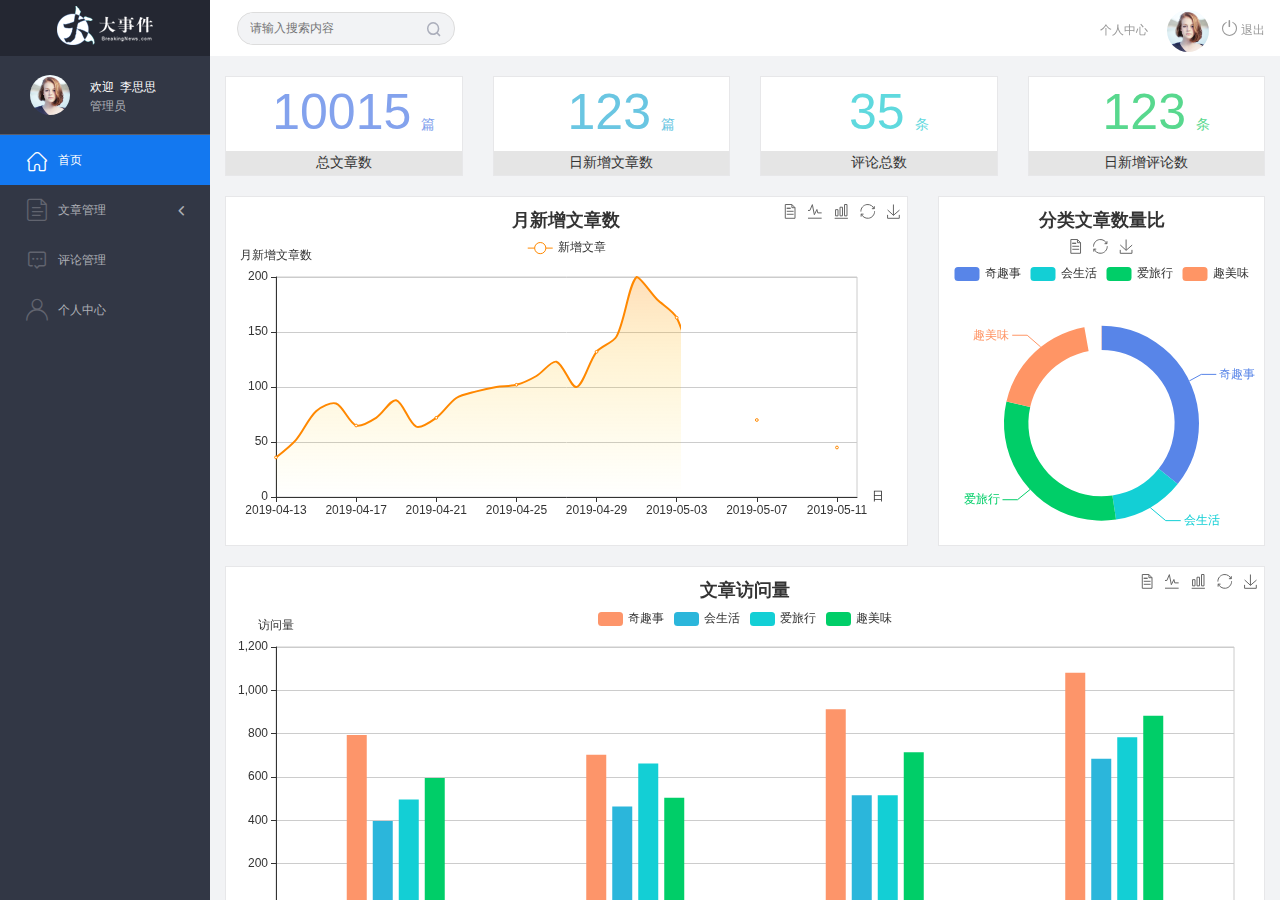
<file: web_back/index.html>
<!DOCTYPE html>
<html lang="en">

<head>
    <meta charset="UTF-8">
    <meta name="viewport" content="width=device-width, initial-scale=1.0">
    <meta http-equiv="X-UA-Compatible" content="ie=edge">
    <title>大事件-后台首页</title>
    <link rel="stylesheet" href="js/bootstrap/css/bootstrap.min.css">
    <link rel="stylesheet" href="css/reset.css">
    <link rel="stylesheet" href="css/iconfont.css">
    <link rel="stylesheet" href="css/main.css">
    <script src="js/jquery-1.12.4.min.js"></script>
    <script src="js/bootstrap/js/bootstrap.min.js"></script>
</head>

<body>
    <div class="sider">
        <a href="#" class="logo"><img src="images/logo02.png" alt="logo"></a>
        <div class="user_info">
            <img src="images/2.jpg" alt="person">
            <span>欢迎&nbsp;&nbsp;<i style="font-style:normal">李思思</i></span>
            <b>管理员</b>
        </div>
        <div class="menu">
            <div class="level01 active"><a href="main_count.html" target="main_frame"><i class="iconfont icon-yidiandiantubiao04"></i><span>首页</span></a></div>
            <div class="level01"><a href="#"><i class="iconfont icon-icon-article"></i><span>文章管理</span><b
                        class="iconfont icon-arrowdownl"></b></a></div>
            <ul class="level02">
                <li><a href="article_list.html" target="main_frame"><i class="iconfont icon-previewright"></i><span>文章列表</span></a></li>
                <li><a href="article_release.html" target="main_frame"><i class="iconfont icon-previewright"></i><span>发表文章</span></a></li>
                <li><a href="article_category.html" target="main_frame"><i class="iconfont icon-previewright"></i><span>文章类别管理</span></a></li>
            </ul>

            <div class="level01"><a href="comment_list.html" target="main_frame"><i class="iconfont icon-comment"></i><span>评论管理</span></a></div>
            <div class="level01"><a href="user.html" target="main_frame"><i class="iconfont icon-user"></i><span>个人中心</span></a></div>
        </div>
    </div>

    <div class="header_bar">
        <form class="search_form">
            <input type="text" placeholder="请输入搜索内容">
            <i class="iconfont icon-search"></i>
        </form>
        <div class="user_center_link">
            <a href="user.html" onclick="setMenu(3,0)" target="main_frame">个人中心</a>
            <img src="images/2.jpg" alt="person">
            <a href="#"><i class="iconfont icon-tuichu"></i> 退出</a>
        </div>
    </div>

    <div class="main" id="main_body">
        <iframe src="main_count.html" frameborder="0" id="main_frame" name="main_frame" frameborder="0" scrolling="auto"></iframe>
    </div>

    <!-- 弹框Modal -->
    <div class="modal fade" id="myModal" tabindex="-1" role="dialog" aria-labelledby="myModalLabel">
        <div class="modal-dialog" role="document">
            <div class="modal-content">
                <div class="modal-header">
                    <button type="button" class="close" data-dismiss="modal" aria-label="Close"><span aria-hidden="true">&times;</span></button>
                    <h4 class="modal-title" id="myModalLabel">提示框</h4>
                </div>
                <div class="modal-body">
                    你确认要离开吗？
                </div>
                <div class="modal-footer">
                    <button type="button" class="btn btn-default" data-dismiss="modal">好心留下</button>
                    <button type="button" class="btn btn-primary btn-leave">残忍离开</button>
                </div>
            </div>
        </div>
    </div>



    <script>
        var $level01 = $('.level01');
        var $subli = $('.level02 li')
        $level01.click(function() {
            $level01.not($(this)).removeClass('active');
            $(this).addClass('active');

            if ($(this).next().hasClass('level02')) {
                $(this).next().slideToggle();
                $(this).find('b').toggleClass('rotate0');
            } else {
                $subli.removeClass('active');
            }
        })

        $subli.click(function() {
            $subli.not($(this)).removeClass('active');
            $(this).addClass('active');

            if (!$(this).parent().prev().hasClass('active')) {
                $level01.removeClass('active');
                $(this).parent().prev().addClass('active');
            }
        })

        function resizeFrame() {
            var frame_w = $('#main_body').outerWidth();
            var frame_h = $('#main_body').outerHeight();
            $('#main_frame').css({
                'width': frame_w,
                'height': frame_h
            });
        }

        resizeFrame();

        $(window).resize(function() {
            resizeFrame();
        })


        function setMenu(m, n) {
            $level01.eq(m).addClass('active').siblings().not('.level02').removeClass('active');
            if (m != 1) {
                $('.level02').slideUp();
            } else {
                $('.level02').slideDown();
                $('.level02').children().eq(n).addClass('active').siblings().removeClass('active');
            }
        }
    </script>

</body>

</html>

<script>
    // 点击的时候，给客户一个弹框，询问客户是否图片，如果点击确认图片，回到登录页面
    // http://localhost:8000/admin/logout
    $(function() {
        $(".icon-tuichu").parent().click(function() {
            $("#myModal").modal();
        });

        $(".btn-leave").click(function() {
            $.ajax({
                url: "http://localhost:8000/admin/logout",
                type: "post",
                success: function(ajaxData) {
                    if (ajaxData.code == 200) {
                        window.location.href = "./login.html";
                    }
                }
            });
        })


        // 获取用户信息  页面一打开，获取用户信息，修改页面里面的用户信息
        // 请求地址： 
        // 请求方式： get
        $.ajax({
            url: "http://localhost:8000/admin/userinfo_get",
            type: "get",
            success: function(backData) {
                // console.log(backData);
                $(".user_info i").text(backData.data.username);
                $(".user_info img").attr("src", backData.data.user_pic);
                $(".user_center_link img").attr("src", backData.data.user_pic);
            }
        });

    });
</script>
</file>
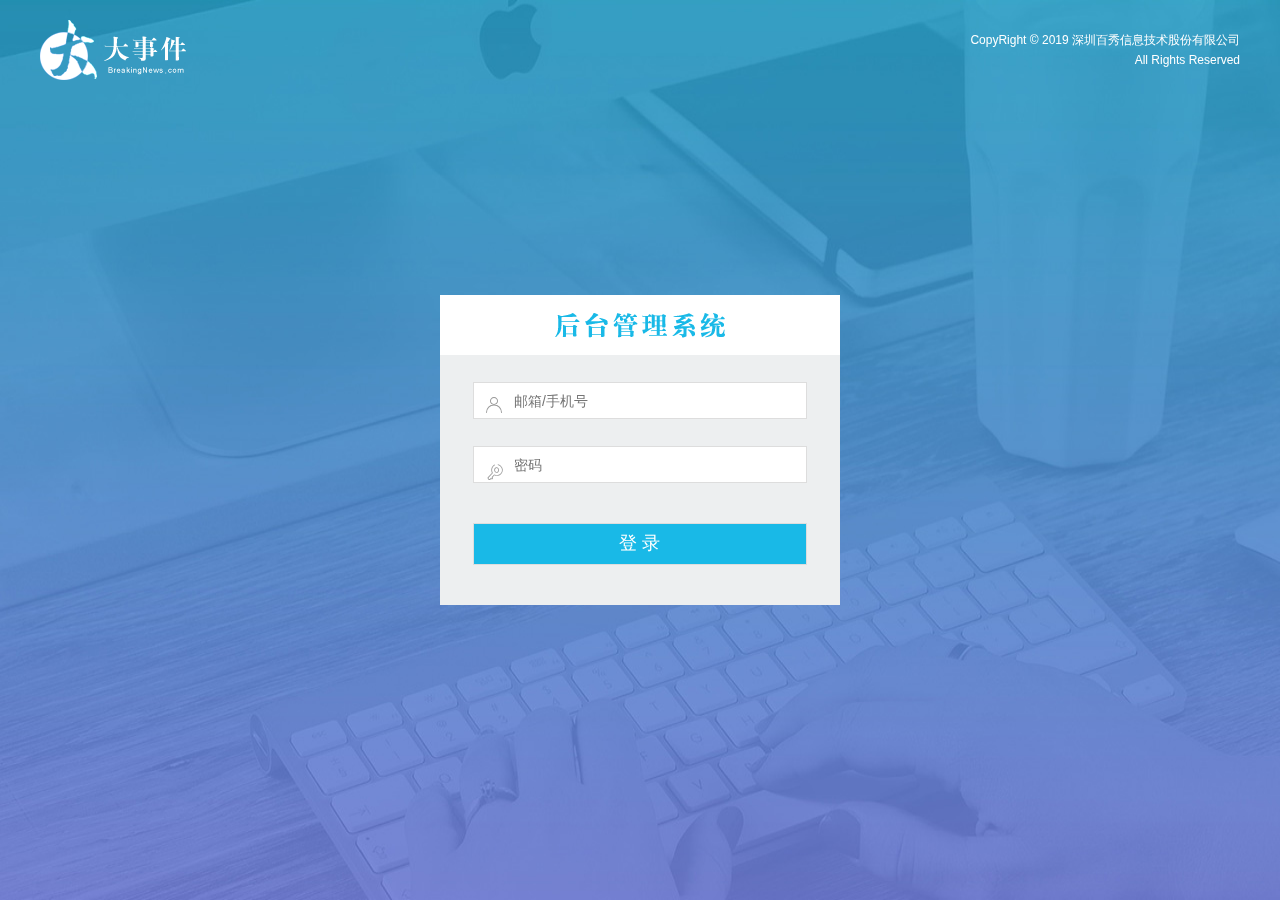
<file: web_back/login.html>
<!DOCTYPE html>
<html lang="en">

<head>
    <meta charset="UTF-8">
    <meta name="viewport" content="width=device-width, initial-scale=1.0">
    <meta http-equiv="X-UA-Compatible" content="ie=edge">
    <title>大事件-后台登录页</title>
    <link rel="stylesheet" type="text/css" href="css/reset.css">
    <link rel="stylesheet" type="text/css" href="css/iconfont.css">
    <link rel="stylesheet" type="text/css" href="css/main.css">
    <link rel="stylesheet" href="./js/bootstrap/css/bootstrap.min.css">
    <script src="./js/jquery-1.12.4.min.js"></script>
    <script src="./js/bootstrap/js/bootstrap.min.js"></script>
</head>

<body>
    <div class="main_wrap">
        <div class="header">
            <a href="#" class="logo"><img src="images/logo.png" alt=""></a>
            <div class="copyright">CopyRight © 2019 深圳百秀信息技术股份有限公司<br>All Rights Reserved</div>
        </div>

        <div class="login_form_con">
            <div class="login_title"></div>
            <form class="login_form">
                <i class="iconfont icon-user"></i>
                <i class="iconfont icon-key"></i>
                <input type="text" class="input_txt" placeholder="邮箱/手机号">
                <input type="password" class="input_pass" placeholder="密码">
                <input type="submit" class="input_sub" value="登 录">
            </form>
        </div>

    </div>


    <!-- 动态的弹框Modal -->
    <div class="modal" id="myModal" tabindex="-1" role="dialog" aria-labelledby="myModalLabel">
        <div class="modal-dialog" role="document">
            <div class="modal-content">
                <div class="modal-header">
                    <button type="button" class="close" data-dismiss="modal" aria-label="Close"><span aria-hidden="true">&times;</span></button>
                    <h4 class="modal-title" id="myModalLabel">提示框</h4>
                </div>
                <div class="modal-body my-modal-body">

                </div>
                <div class="modal-footer">
                    <button type="button" class="btn btn-default" data-dismiss="modal">残忍关闭</button>
                    <button type="button" class="btn btn-primary">保存修改</button>
                </div>
            </div>
        </div>
    </div>

</body>

</html>

<script>
    // 点击搜索，获取输入的用户名跟密码，如果为空，提示，不为空
    // 跟服务器请求数据，如果返回值为400 则提示输入错误，返回值为200，提醒用户输入成功，跳转到对应的页面去

    // 接口的基础地址为 https://autumnfish.cn/big

    // 请求地址： / admin / login
    // 请求方式： post
    // 请求参数：
    //     user_name string 用户名（ admin）
    //     password string 密码(123456)

    $(function() {

        // 后台登录接口代码
        $(".input_sub").click(function(e) {

            e.preventDefault();
            $("#myModal").removeClass("in");

            var username = $(".input_txt").val().trim();
            var password = $(".input_pass").val().trim();

            if (username == "" || password == "") {
                // alert("用户名或者密码不能为空");
                $("#myModal").modal();
                $(".my-modal-body").text("用户名或者密码不能为空");
                return;
            }

            $.ajax({
                url: "http://localhost:8000/admin/login",
                type: "post",
                data: {
                    user_name: username,
                    password: password
                },
                success: function(backData) {

                    if (backData.code == 400) {
                        // alert("用户名或密码错误");
                        $("#myModal").modal();
                        $(".my-modal-body").text("用户名或密码错误");
                        $(".input_txt").val("");
                        $(".input_pass").val("");
                    } else if (backData.code == 200) {
                        window.location.href = './index.html'
                    }

                }
            });
        })

        $(".btn-savexiugai").click(function() {
            $(this).css("backgroundColor", "white");
            $(".modal-dialog").html("");

        })
    });
</script>
</file>
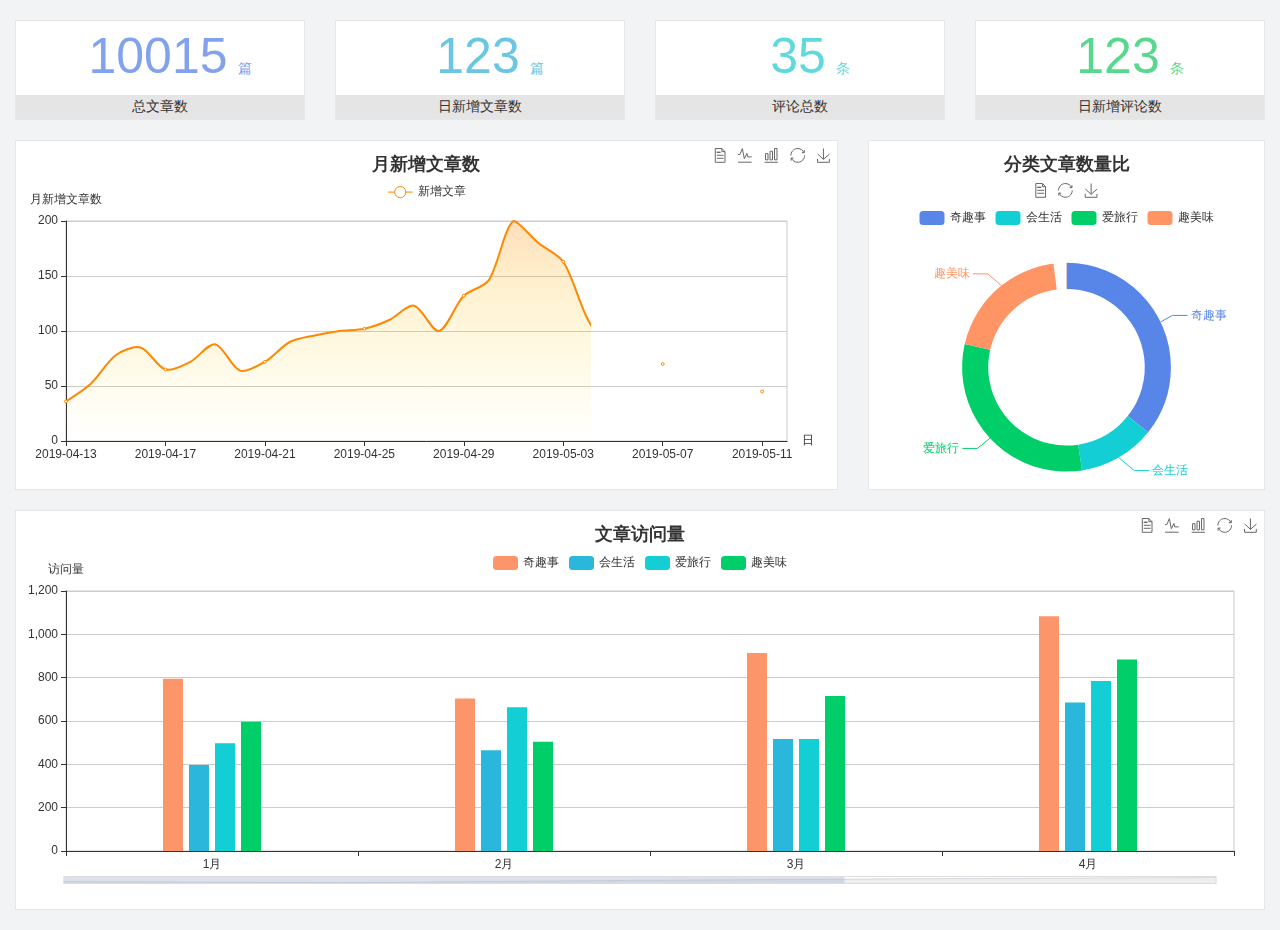
<file: web_back/main_count.html>
<!DOCTYPE html>
<html lang="en">

<head>
    <meta charset="UTF-8">
    <meta name="viewport" content="width=device-width, initial-scale=1.0">
    <meta http-equiv="X-UA-Compatible" content="ie=edge">
    <title>图表统计</title>
    <link rel="stylesheet" href="js/bootstrap/css/bootstrap.min.css">
    <link rel="stylesheet" href="css/reset.css">
    <link rel="stylesheet" href="css/iconfont.css">
    <link rel="stylesheet" href="css/main.css">
    <script src="js/jquery-1.12.4.min.js"></script>
    <script type="text/javascript" src="js/echarts.min.js"></script>
</head>

<body>
    <div class="container-fluid">
        <div class="row spannel_list">
            <div class="col-sm-3 col-xs-6">
                <div class="spannel">
                    <em>10015</em><span>篇</span>
                    <b>总文章数</b>
                </div>
            </div>
            <div class="col-sm-3 col-xs-6">
                <div class="spannel scolor01">
                    <em>123</em><span>篇</span>
                    <b>日新增文章数</b>
                </div>
            </div>
            <div class="col-sm-3 col-xs-6">
                <div class="spannel scolor02">
                    <em>35</em><span>条</span>
                    <b>评论总数</b>
                </div>
            </div>
            <div class="col-sm-3 col-xs-6">
                <div class="spannel scolor03">
                    <em>123</em><span>条</span>
                    <b>日新增评论数</b>
                </div>
            </div>
        </div>
    </div>

    <div class="container-fluid">
        <div class="row curve-pie">
            <div class="col-lg-8 col-md-8">
                <div class="gragh_pannel" id="curve_show"></div>
            </div>
            <div class="col-lg-4 col-md-4">
                <div class="gragh_pannel" id="pie_show"></div>
            </div>
        </div>
    </div>

    <div class="container-fluid">
        <div class="column_pannel" id="column_show"></div>
    </div>

    <script>
        var oChart = echarts.init(document.getElementById('curve_show'));
        var aList_all = [{
            'count': 36,
            'date': '2019-04-13'
        }, {
            'count': 52,
            'date': '2019-04-14'
        }, {
            'count': 78,
            'date': '2019-04-15'
        }, {
            'count': 85,
            'date': '2019-04-16'
        }, {
            'count': 65,
            'date': '2019-04-17'
        }, {
            'count': 72,
            'date': '2019-04-18'
        }, {
            'count': 88,
            'date': '2019-04-19'
        }, {
            'count': 64,
            'date': '2019-04-20'
        }, {
            'count': 72,
            'date': '2019-04-21'
        }, {
            'count': 90,
            'date': '2019-04-22'
        }, {
            'count': 96,
            'date': '2019-04-23'
        }, {
            'count': 100,
            'date': '2019-04-24'
        }, {
            'count': 102,
            'date': '2019-04-25'
        }, {
            'count': 110,
            'date': '2019-04-26'
        }, {
            'count': 123,
            'date': '2019-04-27'
        }, {
            'count': 100,
            'date': '2019-04-28'
        }, {
            'count': 132,
            'date': '2019-04-29'
        }, {
            'count': 146,
            'date': '2019-04-30'
        }, {
            'count': 200,
            'date': '2019-05-01'
        }, {
            'count': 180,
            'date': '2019-05-02'
        }, {
            'count': 163,
            'date': '2019-05-03'
        }, {
            'count': 110,
            'date': '2019-05-04'
        }, {
            'count': 80,
            'date': '2019-05-05'
        }, {
            'count': 82,
            'date': '2019-05-06'
        }, {
            'count': 70,
            'date': '2019-05-07'
        }, {
            'count': 65,
            'date': '2019-05-08'
        }, {
            'count': 54,
            'date': '2019-05-09'
        }, {
            'count': 40,
            'date': '2019-05-10'
        }, {
            'count': 45,
            'date': '2019-05-11'
        }, {
            'count': 38,
            'date': '2019-05-12'
        }, ];

        let aCount = [];
        let aDate = [];

        for (var i = 0; i < aList_all.length; i++) {
            aCount.push(aList_all[i].count);
            aDate.push(aList_all[i].date);
        }

        var chartopt = {
            title: {
                text: '月新增文章数',
                left: 'center',
                top: '10'
            },
            tooltip: {
                trigger: 'axis'
            },
            legend: {
                data: ['新增文章'],
                top: '40'
            },
            toolbox: {
                show: true,
                feature: {
                    mark: {
                        show: true
                    },
                    dataView: {
                        show: true,
                        readOnly: false
                    },
                    magicType: {
                        show: true,
                        type: ['line', 'bar']
                    },
                    restore: {
                        show: true
                    },
                    saveAsImage: {
                        show: true
                    }
                }
            },
            calculable: true,
            xAxis: [{
                name: '日',
                type: 'category',
                boundaryGap: false,
                data: aDate
            }],
            yAxis: [{
                name: '月新增文章数',
                type: 'value'
            }],
            series: [{
                name: '新增文章',
                type: 'line',
                smooth: true,
                itemStyle: {
                    normal: {
                        areaStyle: {
                            type: 'default'
                        },
                        color: '#f80'
                    },
                    lineStyle: {
                        color: '#f80'
                    }
                },
                data: aCount
            }],
            areaStyle: {
                normal: {
                    color: new echarts.graphic.LinearGradient(0, 0, 0, 1, [{
                        offset: 0,
                        color: 'rgba(255,136,0,0.39)'
                    }, {
                        offset: .34,
                        color: 'rgba(255,180,0,0.25)'
                    }, {
                        offset: 1,
                        color: 'rgba(255,222,0,0.00)'
                    }])

                }
            },
            grid: {
                show: true,
                x: 50,
                x2: 50,
                y: 80,
                height: 220
            }
        };

        oChart.setOption(chartopt);


        var oPie = echarts.init(document.getElementById('pie_show'));
        var oPieopt = {
            title: {
                top: 10,
                text: '分类文章数量比',
                x: 'center'
            },
            tooltip: {
                trigger: 'item',
                formatter: "{a} <br/>{b} : {c} ({d}%)"
            },
            color: ['#5885e8', '#13cfd5', '#00ce68', '#ff9565'],
            legend: {
                x: 'center',
                top: 65,
                data: ['奇趣事', '会生活', '爱旅行', '趣美味']
            },
            toolbox: {
                show: true,
                x: 'center',
                top: 35,
                feature: {
                    mark: {
                        show: true
                    },
                    dataView: {
                        show: true,
                        readOnly: false
                    },
                    magicType: {
                        show: true,
                        type: ['pie', 'funnel'],
                        option: {
                            funnel: {
                                x: '25%',
                                width: '50%',
                                funnelAlign: 'left',
                                max: 1548
                            }
                        }
                    },
                    restore: {
                        show: true
                    },
                    saveAsImage: {
                        show: true
                    }
                }
            },
            calculable: true,
            series: [{
                name: '访问来源',
                type: 'pie',
                radius: ['45%', '60%'],
                center: ['50%', '65%'],
                data: [{
                    value: 300,
                    name: '奇趣事'
                }, {
                    value: 100,
                    name: '会生活'
                }, {
                    value: 260,
                    name: '爱旅行'
                }, {
                    value: 180,
                    name: '趣美味'
                }]
            }]
        };
        oPie.setOption(oPieopt);



        var oColumn = this.echarts.init(document.getElementById('column_show'));
        var oColumnopt = {
            title: {
                text: '文章访问量',
                left: 'center',
                top: '10'
            },
            tooltip: {
                trigger: 'axis'
            },
            legend: {
                data: ['奇趣事', '会生活', '爱旅行', '趣美味'],
                top: '40'
            },
            toolbox: {
                show: true,
                feature: {
                    mark: {
                        show: true
                    },
                    dataView: {
                        show: true,
                        readOnly: false
                    },
                    magicType: {
                        show: true,
                        type: ['line', 'bar']
                    },
                    restore: {
                        show: true
                    },
                    saveAsImage: {
                        show: true
                    }
                }
            },
            calculable: true,
            xAxis: [{
                type: 'category',
                data: ['1月', '2月', '3月', '4月', '5月']
            }],
            yAxis: [{
                name: '访问量',
                type: 'value'
            }],
            series: [{
                name: '奇趣事',
                type: 'bar',
                barWidth: 20,
                itemStyle: {
                    normal: {
                        areaStyle: {
                            type: 'default'
                        },
                        color: '#fd956a'
                    }
                },
                data: [800, 708, 920, 1090, 1200]
            }, {
                name: '会生活',
                type: 'bar',
                barWidth: 20,
                itemStyle: {
                    normal: {
                        areaStyle: {
                            type: 'default'
                        },
                        color: '#2bb6db'
                    }
                },
                data: [400, 468, 520, 690, 800]
            }, {
                name: '爱旅行',
                type: 'bar',
                barWidth: 20,
                itemStyle: {
                    normal: {
                        areaStyle: {
                            type: 'default'
                        },
                        color: '#13cfd5'
                    }
                },
                data: [500, 668, 520, 790, 900]
            }, {
                name: '趣美味',
                type: 'bar',
                barWidth: 20,
                itemStyle: {
                    normal: {
                        areaStyle: {
                            type: 'default'
                        },
                        color: '#00ce68'
                    }
                },
                data: [600, 508, 720, 890, 1000]
            }],
            grid: {
                show: true,
                x: 50,
                x2: 30,
                y: 80,
                height: 260
            },
            dataZoom: [ //给x轴设置滚动条
                {
                    start: 0, //默认为0
                    end: 100 - 1000 / 31, //默认为100
                    type: 'slider',
                    show: true,
                    xAxisIndex: [0],
                    handleSize: 0, //滑动条的 左右2个滑动条的大小
                    height: 8, //组件高度
                    left: 45, //左边的距离
                    right: 50, //右边的距离
                    bottom: 26, //右边的距离
                    handleColor: '#ddd', //h滑动图标的颜色
                    handleStyle: {
                        borderColor: "#cacaca",
                        borderWidth: "1",
                        shadowBlur: 2,
                        background: "#ddd",
                        shadowColor: "#ddd",
                    }
                }
            ]
        };
        oColumn.setOption(oColumnopt);
    </script>


</body>

</html>
</file>
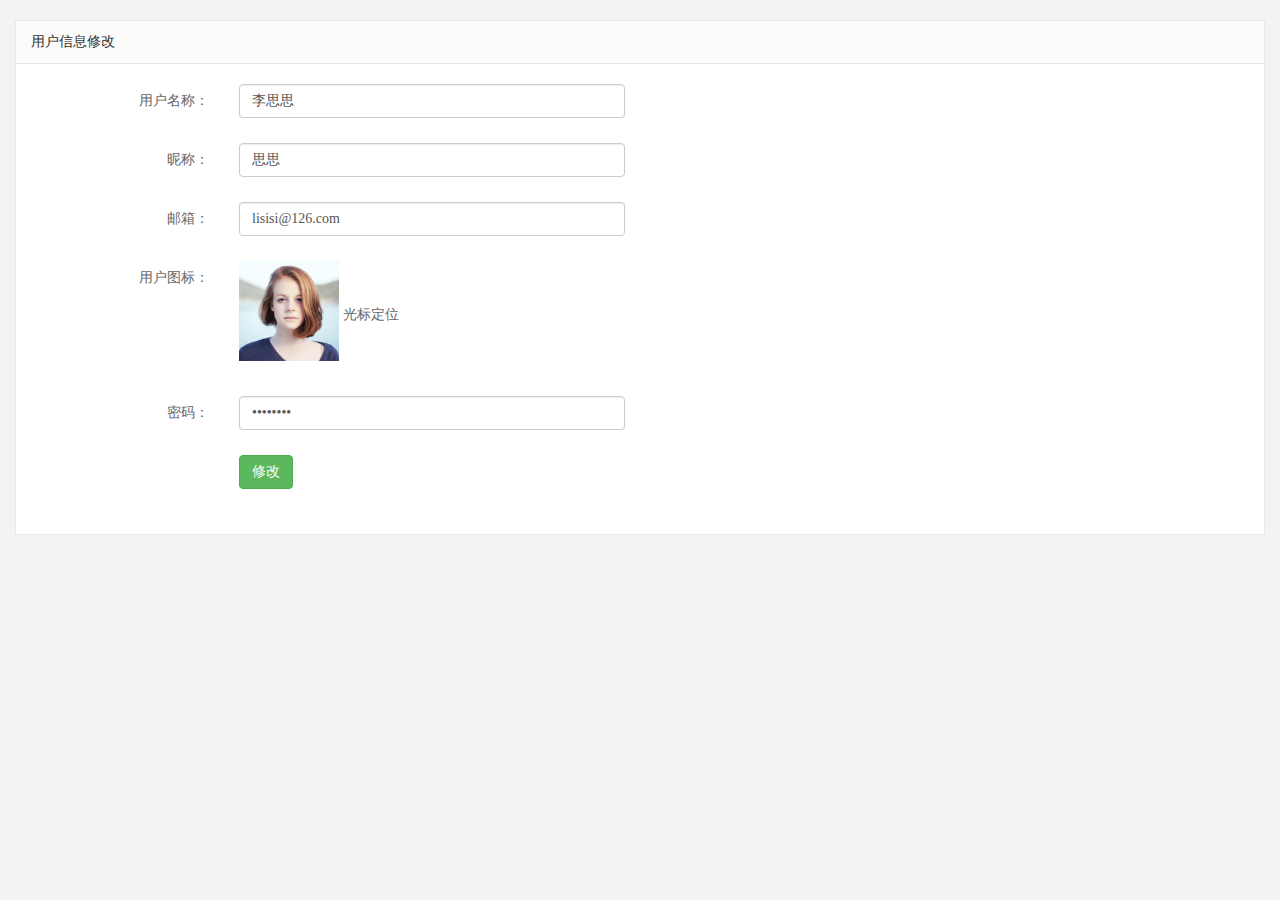
<file: web_back/user.html>
<!DOCTYPE html>
<html lang="en">

<head>
    <meta charset="UTF-8">
    <meta name="viewport" content="width=device-width, initial-scale=1.0">
    <meta http-equiv="X-UA-Compatible" content="ie=edge">
    <title>文章列表</title>
    <link rel="stylesheet" href="js/bootstrap/css/bootstrap.min.css">
    <link rel="stylesheet" href="css/reset.css">
    <link rel="stylesheet" href="css/iconfont.css">
    <link rel="stylesheet" href="css/main.css">
    <script src="js/jquery-1.12.4.min.js"></script>

</head>

<body>
    <div class="container-fluid">
        <div class="common_title">
            用户信息修改
        </div>
        <div class="container-fluid common_con">
            <form class="form-horizontal article_form">
                <div class="form-group">
                    <label for="inputEmail3" class="col-sm-2 control-label">用户名称：</label>
                    <div class="col-sm-4">
                        <input type="text" class="form-control username" id="inputEmail3" value="李思思" name="username">
                    </div>
                </div>
                <div class="form-group">
                    <label for="inputEmail3" class="col-sm-2 control-label">昵称：</label>
                    <div class="col-sm-4">
                        <input type="text" class="form-control nickname" id="inputEmail3" value="思思" name="nickname">
                    </div>
                </div>
                <div class="form-group">
                    <label for="inputEmail3" class="col-sm-2 control-label ">邮箱：</label>
                    <div class="col-sm-4">
                        <input type="text" class="form-control email" id="inputEmail3" value="lisisi@126.com" name="email">
                    </div>
                </div>

                <div class="form-group">
                    <label for="inputPassword3" class="col-sm-2 control-label">用户图标：</label>
                    <div class="col-sm-10">
                        <img src="images/2.jpg" alt="" class="user_pic" id="tupian">
                        <label for="exampleInputFile">光标定位</label>
                        <input type="file" id="exampleInputFile" style="height: 25px;" name="user_pic">
                    </div>
                </div>

                <div class="form-group">
                    <label for="inputEmail3" class="col-sm-2 control-label">密码：</label>
                    <div class="col-sm-4">
                        <input type="password" class="form-control password" id="inputEmail3" value="12345678" name="password">
                    </div>
                </div>


                <div class="form-group">
                    <div class="col-sm-offset-2 col-sm-10">
                        <button type="submit" class="btn btn-success">修改</button>
                    </div>
                </div>
            </form>
        </div>
    </div>

    <script>
        $(function() {

            // 获取个人中心的信息
            // 请求地址： https: //autumnfish.cn/big/admin/userinfo_get
            // 请求方式： get
            // 请求参数： 无
            function personMessage() {
                $.ajax({
                    url: "http://localhost:8000/admin/userinfo_get",
                    type: "get",
                    success: function(backData) {

                        console.log(backData);
                        for (var key in backData.data) {
                            $("input." + key).val(backData.data[key]);

                        }

                        $('#tupian').attr('src', backData.data.user_pic);

                    }
                });

                // 文件上传更改
                $("#exampleInputFile").change(function() {
                    // console.log(111);
                    var file = this.files[0];
                    // 把文件转换成url
                    var url = URL.createObjectURL(file);
                    // console.log(url);

                    $(".user_pic").attr("src", url);
                });


                // 优化文件上传
                // 隐藏文件
                $("#exampleInputFile").hide();
            }

            // 默认调用个人信息
            personMessage();

            // 修改个人信息功能
            // 请求地址：http://localhost:8000/admin/userinfo_edit
            // 请求方式：post
            // 请求参数：使用formdata提交
            $(".btn-success").click(function(e) {
                e.preventDefault();
                var formdata = new FormData($(".article_form")[0]);
                // console.log(formdata);

                // formdata需要给input表单设置name的值，这样才能通过实例化的formdata对象获取表单的value值
                $.ajax({
                    url: "http://localhost:8000/admin/userinfo_edit",
                    type: "post",
                    data: formdata,
                    contentType: false,
                    processData: false,
                    success: function(jsoData) {

                        if (jsoData.code == 200) {
                            personMessage();
                        }

                    }
                });
            });





        });
    </script>

</body>

</html>
</file>
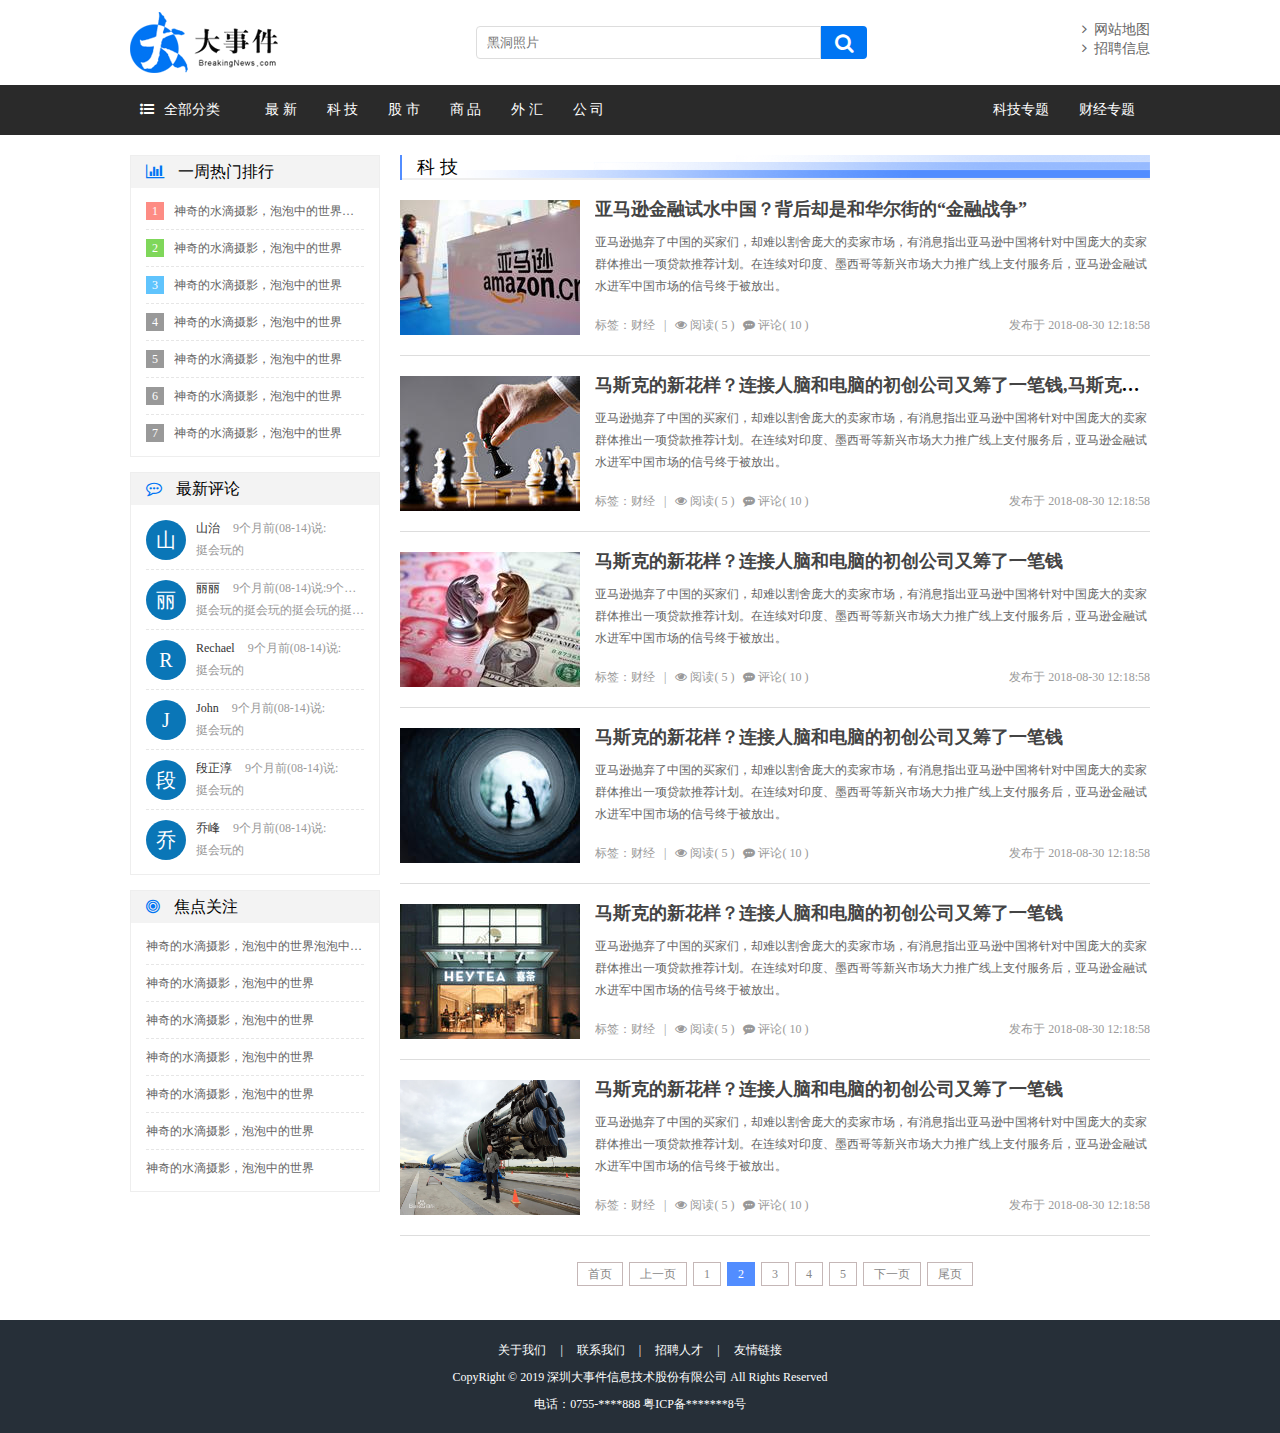
<file: web_front/list.html>
<!DOCTYPE html>
<html lang="en">

<head>
    <meta charset="UTF-8">
    <meta name="viewport" content="width=device-width, initial-scale=1.0">
    <meta http-equiv="X-UA-Compatible" content="ie=edge">
    <title>大事件-列表页</title>
    <link rel="stylesheet" type="text/css" href="css/reset.css">
    <link rel="stylesheet" href="css/font-awesome.min.css">
    <link rel="stylesheet" type="text/css" href="css/jquery.pagination.css">
    <link rel="stylesheet" type="text/css" href="css/main.css">
    <script type="text/javascript" src="js/jquery-1.12.4.min.js"></script>
	<script type="text/javascript" src="js/jquery.pagination.min.js"></script>
</head>

<body>
    <div class="header">
        <a href="#" class="logo fl"><img src="images/logo.png" alt="logo"></a>
        <div class="search_form fl">
            <input type="text" class="search_txt" placeholder="黑洞照片">
            <button class="search_btn"><i class="fa fa-search"></i></button>
        </div>
        <div class="link_info fr">
            <a href="#"><i class="fa fa-angle-right"></i>&nbsp;&nbsp;网站地图</a><br>
            <a href="#"><i class="fa fa-angle-right"></i>&nbsp;&nbsp;招聘信息</a>
        </div>
    </div>

    <div class="menu_con">
        <div class="menu">
            <div class="menu_collapse fl">
                <a href="javascript:;" class="level_one"><i class="fa fa-list-ul"></i>全部分类</a>
                <ul class="level_two">
                    <li class="up"></li>
                    <li><a href="#">最 新</a></li>
                    <li><a href="#">科 技</a></li>
                    <li><a href="#">股 市</a></li>
                    <li><a href="#">商 品</a></li>
                    <li><a href="#">外 汇</a></li>
                    <li><a href="#">公 司</a></li>
                </ul>
            </div>
            <ul class="left_menu fl">
                <li><a href="#">最 新</a></li>
                <li><a href="#">科 技</a></li>
                <li><a href="#">股 市</a></li>
                <li><a href="#">商 品</a></li>
                <li><a href="#">外 汇</a></li>
                <li><a href="#">公 司</a></li>
            </ul>
            <ul class="right_menu fr">
                <li><a href="#">科技专题</a></li>
                <li><a href="#">财经专题</a></li>
            </ul>
        </div>
    </div>

    <div class="main_con clearfix">
        <div class="left_con setfr">

            <div class="list_title">
                <h3>科 技</h3>
            </div>

            <div class="common_news_list">
                <a href="#" class="list_pic"><img src="images/pic09.jpg" alt=""></a>
                <h4><a href="#">亚马逊金融试水中国？背后却是和华尔街的“金融战争” </a></h4>
                <p>亚马逊抛弃了中国的买家们，却难以割舍庞大的卖家市场，有消息指出亚马逊中国将针对中国庞大的卖家群体推出一项贷款推荐计划。在连续对印度、墨西哥等新兴市场大力推广线上支付服务后，亚马逊金融试水进军中国市场的信号终于被放出。
                </p>
                <div class="new_info">
                    <span>标签：财经&nbsp;&nbsp;&nbsp;|&nbsp;&nbsp;&nbsp;<i class="fa fa-eye"></i>&nbsp;阅读( 5
                        )&nbsp;&nbsp;&nbsp;<i class="fa fa-commenting"></i>&nbsp;评论( 10 )</span>
                    <b>发布于 2018-08-30 12:18:58</b>
                </div>
            </div>

            <div class="common_news_list">
                <a href="#" class="list_pic"><img src="images/pic03.jpg" alt=""></a>
                <h4><a href="#">马斯克的新花样？连接人脑和电脑的初创公司又筹了一笔钱,马斯克的新花样？连接人脑和电脑的初创公司又筹了一笔钱</a></h4>
                <p>亚马逊抛弃了中国的买家们，却难以割舍庞大的卖家市场，有消息指出亚马逊中国将针对中国庞大的卖家群体推出一项贷款推荐计划。在连续对印度、墨西哥等新兴市场大力推广线上支付服务后，亚马逊金融试水进军中国市场的信号终于被放出。
                </p>
                <div class="new_info">
                    <span>标签：财经&nbsp;&nbsp;&nbsp;|&nbsp;&nbsp;&nbsp;<i class="fa fa-eye"></i>&nbsp;阅读( 5
                        )&nbsp;&nbsp;&nbsp;<i class="fa fa-commenting"></i>&nbsp;评论( 10 )</span>
                    <b>发布于 2018-08-30 12:18:58</b>
                </div>
            </div>

            <div class="common_news_list">
                <a href="#" class="list_pic"><img src="images/pic05.jpg" alt=""></a>
                <h4><a href="#">马斯克的新花样？连接人脑和电脑的初创公司又筹了一笔钱</a></h4>
                <p>亚马逊抛弃了中国的买家们，却难以割舍庞大的卖家市场，有消息指出亚马逊中国将针对中国庞大的卖家群体推出一项贷款推荐计划。在连续对印度、墨西哥等新兴市场大力推广线上支付服务后，亚马逊金融试水进军中国市场的信号终于被放出。
                </p>
                <div class="new_info">
                    <span>标签：财经&nbsp;&nbsp;&nbsp;|&nbsp;&nbsp;&nbsp;<i class="fa fa-eye"></i>&nbsp;阅读( 5
                        )&nbsp;&nbsp;&nbsp;<i class="fa fa-commenting"></i>&nbsp;评论( 10 )</span>
                    <b>发布于 2018-08-30 12:18:58</b>
                </div>
            </div>

            <div class="common_news_list">
                <a href="#" class="list_pic"><img src="images/pic07.jpg" alt=""></a>
                <h4><a href="#">马斯克的新花样？连接人脑和电脑的初创公司又筹了一笔钱</a></h4>
                <p>亚马逊抛弃了中国的买家们，却难以割舍庞大的卖家市场，有消息指出亚马逊中国将针对中国庞大的卖家群体推出一项贷款推荐计划。在连续对印度、墨西哥等新兴市场大力推广线上支付服务后，亚马逊金融试水进军中国市场的信号终于被放出。
                </p>
                <div class="new_info">
                    <span>标签：财经&nbsp;&nbsp;&nbsp;|&nbsp;&nbsp;&nbsp;<i class="fa fa-eye"></i>&nbsp;阅读( 5
                        )&nbsp;&nbsp;&nbsp;<i class="fa fa-commenting"></i>&nbsp;评论( 10 )</span>
                    <b>发布于 2018-08-30 12:18:58</b>
                </div>
            </div>

            <div class="common_news_list">
                <a href="#" class="list_pic"><img src="images/pic10.jpg" alt=""></a>
                <h4><a href="#">马斯克的新花样？连接人脑和电脑的初创公司又筹了一笔钱</a></h4>
                <p>亚马逊抛弃了中国的买家们，却难以割舍庞大的卖家市场，有消息指出亚马逊中国将针对中国庞大的卖家群体推出一项贷款推荐计划。在连续对印度、墨西哥等新兴市场大力推广线上支付服务后，亚马逊金融试水进军中国市场的信号终于被放出。
                </p>
                <div class="new_info">
                    <span>标签：财经&nbsp;&nbsp;&nbsp;|&nbsp;&nbsp;&nbsp;<i class="fa fa-eye"></i>&nbsp;阅读( 5
                        )&nbsp;&nbsp;&nbsp;<i class="fa fa-commenting"></i>&nbsp;评论( 10 )</span>
                    <b>发布于 2018-08-30 12:18:58</b>
                </div>
            </div>

            <div class="common_news_list">
                <a href="#" class="list_pic"><img src="images/pic04.jpg" alt=""></a>
                <h4><a href="#">马斯克的新花样？连接人脑和电脑的初创公司又筹了一笔钱</a></h4>
                <p>亚马逊抛弃了中国的买家们，却难以割舍庞大的卖家市场，有消息指出亚马逊中国将针对中国庞大的卖家群体推出一项贷款推荐计划。在连续对印度、墨西哥等新兴市场大力推广线上支付服务后，亚马逊金融试水进军中国市场的信号终于被放出。
                </p>
                <div class="new_info">
                    <span>标签：财经&nbsp;&nbsp;&nbsp;|&nbsp;&nbsp;&nbsp;<i class="fa fa-eye"></i>&nbsp;阅读( 5
                        )&nbsp;&nbsp;&nbsp;<i class="fa fa-commenting"></i>&nbsp;评论( 10 )</span>
                    <b>发布于 2018-08-30 12:18:58</b>
                </div>
            </div>

            <div id="pagination" class="page"></div>
            <script>
                $(function() {
                    $("#pagination").pagination({
                        currentPage: 2,
                        totalPage:8,
                        callback: function(current) {
                            alert('ok!');
                        }
                    });
                });
            </script>

        </div>
        <div class="right_con setfl">
            <div class="common_wrap">
                <h3><i class="fa fa-bar-chart"></i> 一周热门排行</h3>
                <ul class="content_list">
                    <li><span class="first">1</span><a href="#">神奇的水滴摄影，泡泡中的世界泡泡中的世界</a></li>
                    <li><span class="second">2</span><a href="#">神奇的水滴摄影，泡泡中的世界</a></li>
                    <li><span class="third">3</span><a href="#">神奇的水滴摄影，泡泡中的世界</a></li>
                    <li><span>4</span><a href="#">神奇的水滴摄影，泡泡中的世界</a></li>
                    <li><span>5</span><a href="#">神奇的水滴摄影，泡泡中的世界</a></li>
                    <li><span>6</span><a href="#">神奇的水滴摄影，泡泡中的世界</a></li>
                    <li><span>7</span><a href="#">神奇的水滴摄影，泡泡中的世界</a></li>
                </ul>
            </div>
            <div class="common_wrap">
                <h3><i class="fa fa-commenting-o"></i> 最新评论</h3>
                <ul class="content_list comment_list">
                    <li>
                        <span>山</span>
                        <b><em>山治</em> 9个月前(08-14)说:</b>
                        <strong>挺会玩的</strong>
                    </li>
                    <li>
                        <span>丽</span>
                        <b><em>丽丽</em> 9个月前(08-14)说:9个月前(08-14)说:9个月前(08-14)说:</b>
                        <strong>挺会玩的挺会玩的挺会玩的挺会玩的</strong>
                    </li>
                    <li>
                        <span>R</span>
                        <b><em>Rechael</em> 9个月前(08-14)说:</b>
                        <strong>挺会玩的</strong>
                    </li>
                    <li>
                        <span>J</span>
                        <b><em>John</em> 9个月前(08-14)说:</b>
                        <strong>挺会玩的</strong>
                    </li>
                    <li>
                        <span>段</span>
                        <b><em>段正淳</em> 9个月前(08-14)说:</b>
                        <strong>挺会玩的</strong>
                    </li>
                    <li>
                        <span>乔</span>
                        <b><em>乔峰</em> 9个月前(08-14)说:</b>
                        <strong>挺会玩的</strong>
                    </li>
                </ul>
            </div>
            <div class="common_wrap">
                <h3><i class="fa fa-bullseye"></i> 焦点关注</h3>
                <ul class="content_list guanzhu_list">
                    <li><a href="#">神奇的水滴摄影，泡泡中的世界泡泡中的世界</a></li>
                    <li><a href="#">神奇的水滴摄影，泡泡中的世界</a></li>
                    <li><a href="#">神奇的水滴摄影，泡泡中的世界</a></li>
                    <li><a href="#">神奇的水滴摄影，泡泡中的世界</a></li>
                    <li><a href="#">神奇的水滴摄影，泡泡中的世界</a></li>
                    <li><a href="#">神奇的水滴摄影，泡泡中的世界</a></li>
                    <li><a href="#">神奇的水滴摄影，泡泡中的世界</a></li>
                </ul>
            </div>
        </div>
    </div>

    <div class="footer clearfix">
        <div class="foot_link">
            <a href="#">关于我们</a>
            <span>|</span>
            <a href="#">联系我们</a>
            <span>|</span>
            <a href="#">招聘人才</a>
            <span>|</span>
            <a href="#">友情链接</a>		
        </div>
        <p>CopyRight © 2019 深圳大事件信息技术股份有限公司   All Rights Reserved</p>
        <p>电话：0755-****888    粤ICP备*******8号</p>
    </div>

</body>

</html>
</file>
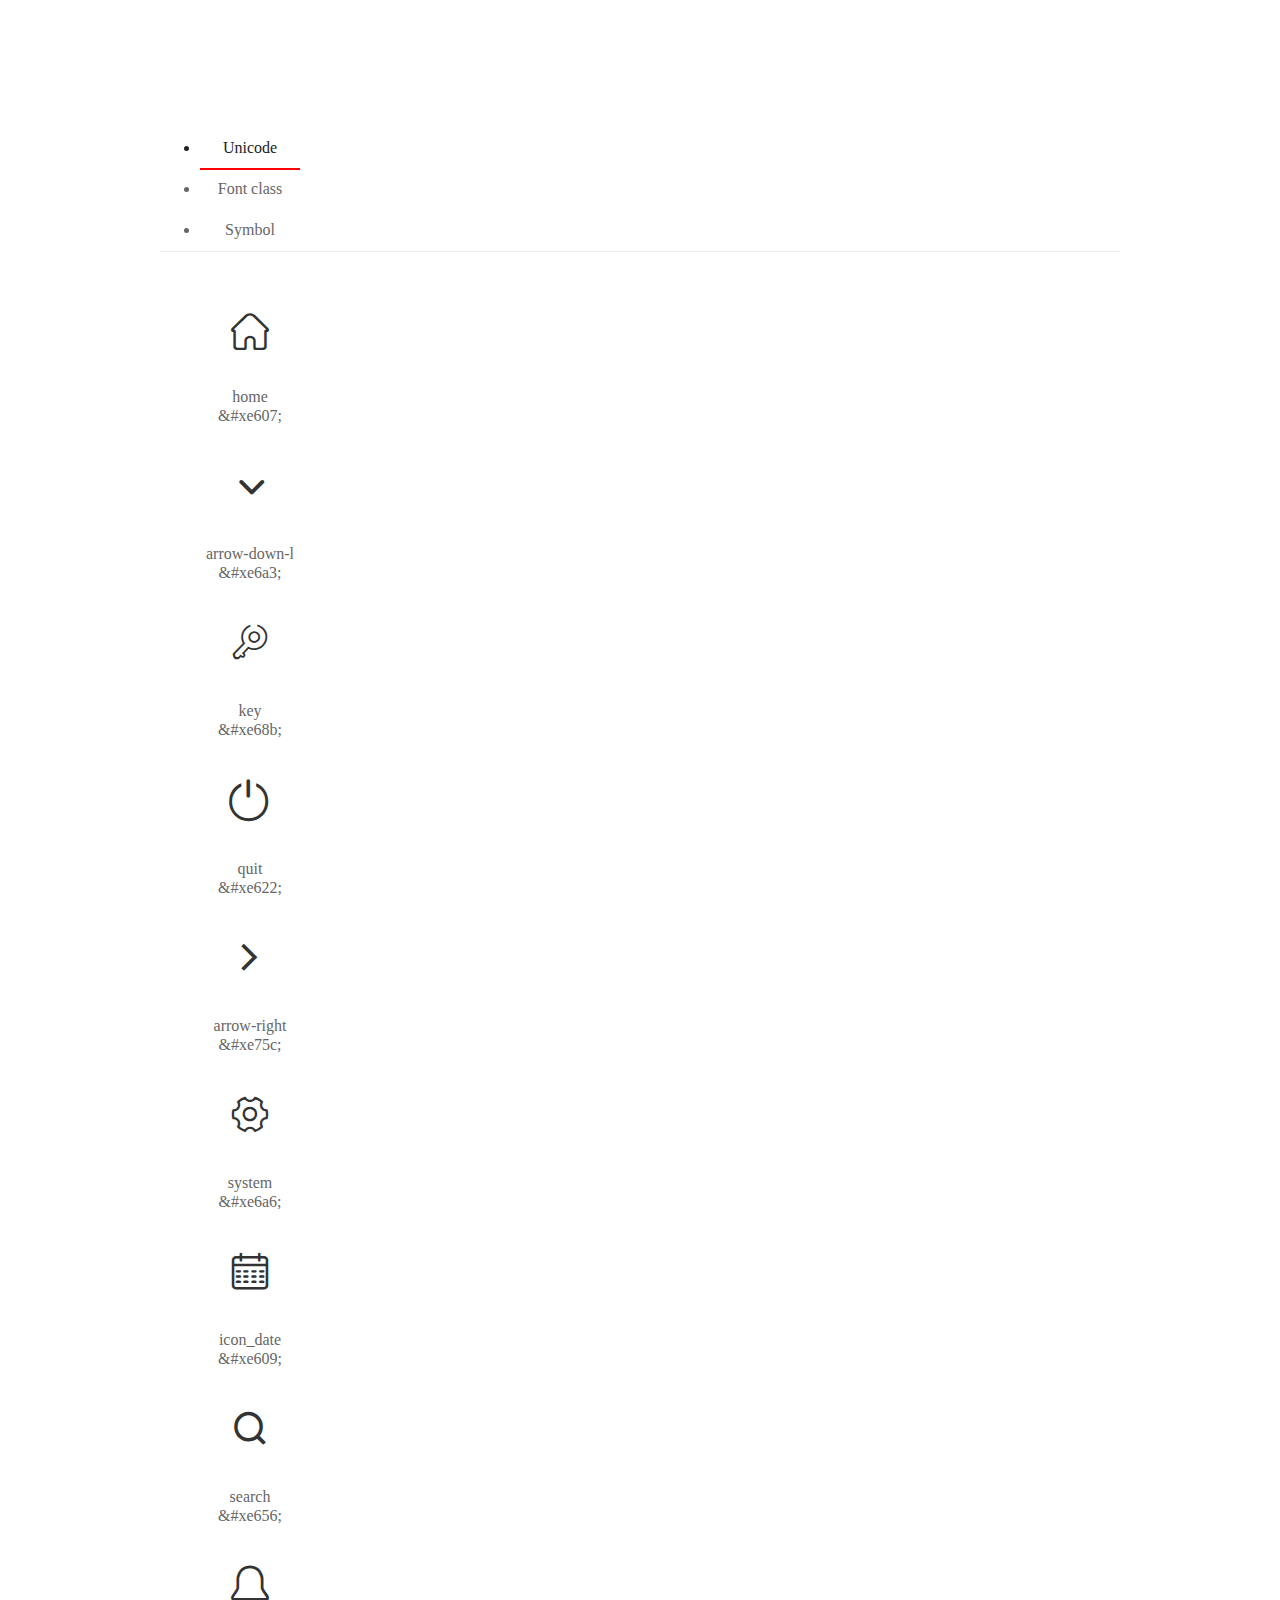
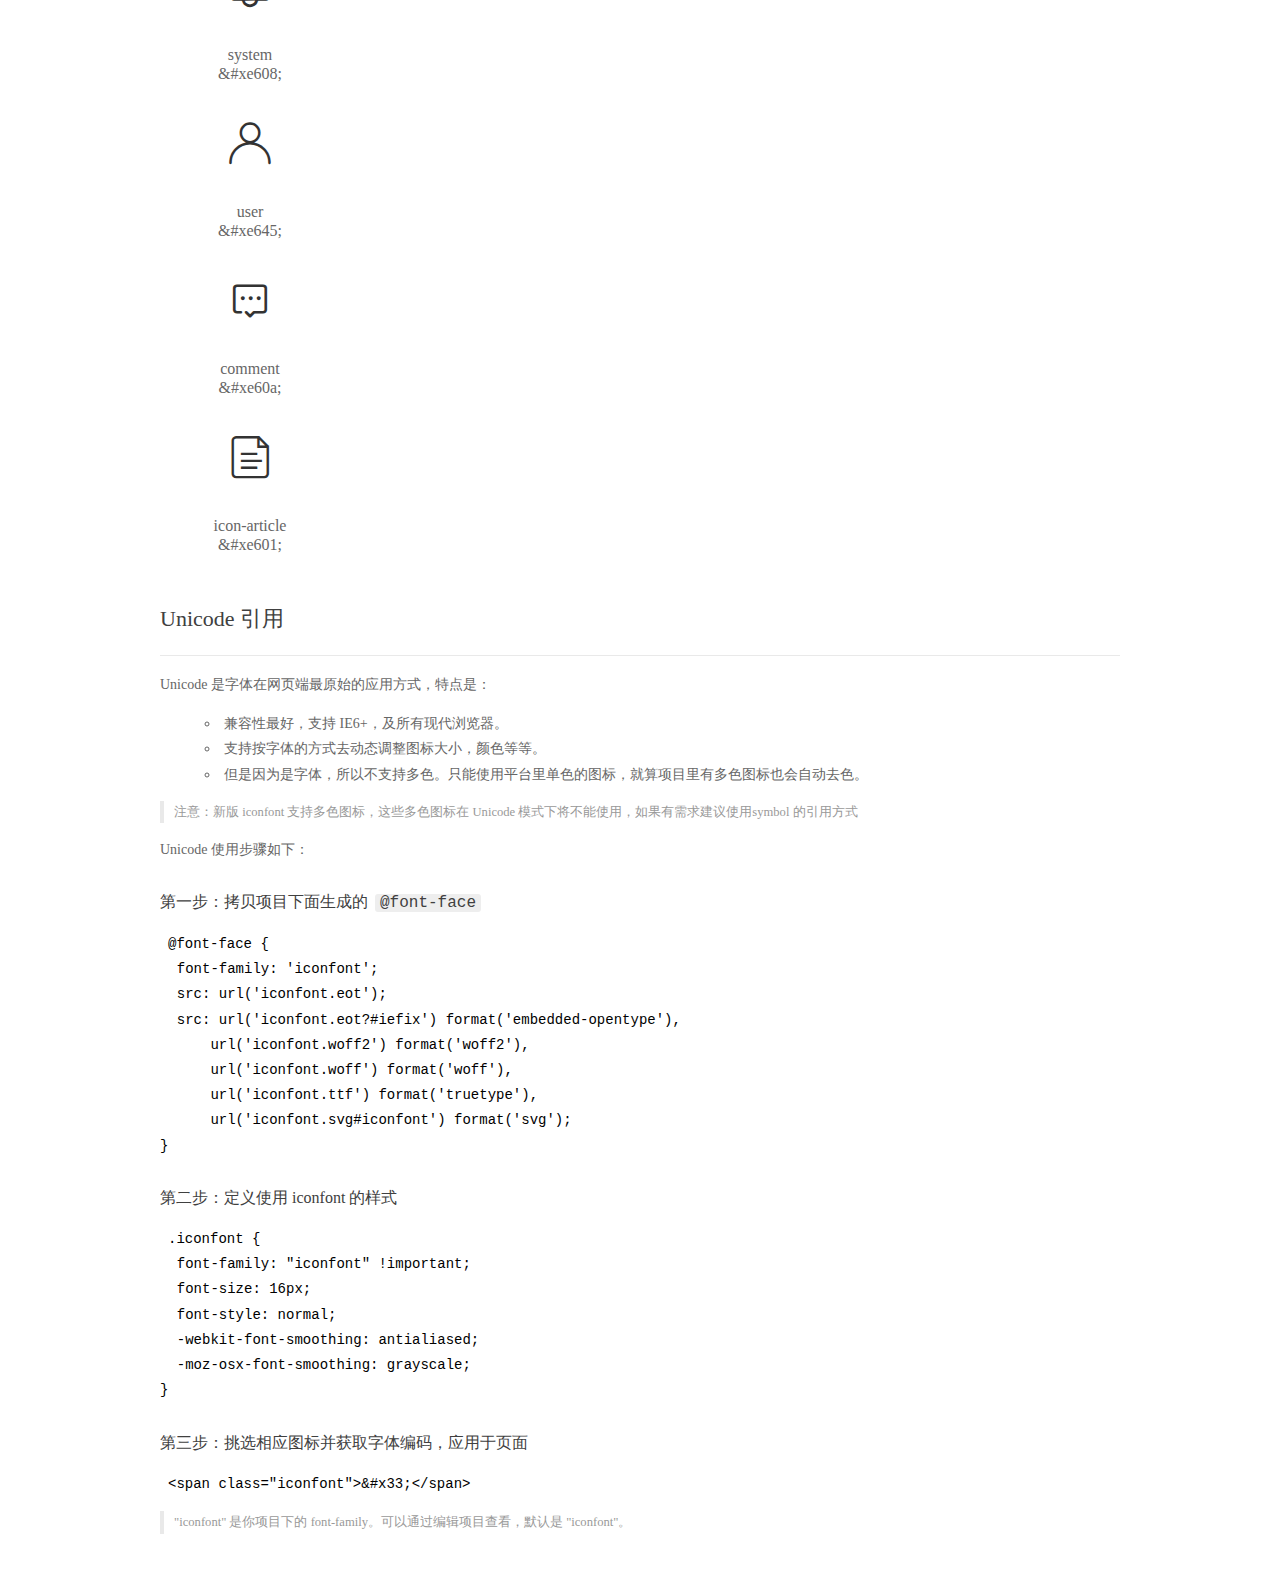
<file: web_back/fonts/demo_index.html>
<!DOCTYPE html>
<html>
<head>
  <meta charset="utf-8"/>
  <title>IconFont Demo</title>
  <link rel="shortcut icon" href="https://gtms04.alicdn.com/tps/i4/TB1_oz6GVXXXXaFXpXXJDFnIXXX-64-64.ico" type="image/x-icon"/>
  <link rel="stylesheet" href="https://g.alicdn.com/thx/cube/1.3.2/cube.min.css">
  <link rel="stylesheet" href="demo.css">
  <link rel="stylesheet" href="iconfont.css">
  <script src="iconfont.js"></script>
  <!-- jQuery -->
  <script src="https://a1.alicdn.com/oss/uploads/2018/12/26/7bfddb60-08e8-11e9-9b04-53e73bb6408b.js"></script>
  <!-- 代码高亮 -->
  <script src="https://a1.alicdn.com/oss/uploads/2018/12/26/a3f714d0-08e6-11e9-8a15-ebf944d7534c.js"></script>
</head>
<body>
  <div class="main">
    <h1 class="logo"><a href="https://www.iconfont.cn/" title="iconfont 首页" target="_blank">&#xe86b;</a></h1>
    <div class="nav-tabs">
      <ul id="tabs" class="dib-box">
        <li class="dib active"><span>Unicode</span></li>
        <li class="dib"><span>Font class</span></li>
        <li class="dib"><span>Symbol</span></li>
      </ul>
      
    </div>
    <div class="tab-container">
      <div class="content unicode" style="display: block;">
          <ul class="icon_lists dib-box">
          
            <li class="dib">
              <span class="icon iconfont">&#xe607;</span>
                <div class="name">home</div>
                <div class="code-name">&amp;#xe607;</div>
              </li>
          
            <li class="dib">
              <span class="icon iconfont">&#xe6a3;</span>
                <div class="name">arrow-down-l</div>
                <div class="code-name">&amp;#xe6a3;</div>
              </li>
          
            <li class="dib">
              <span class="icon iconfont">&#xe68b;</span>
                <div class="name">key</div>
                <div class="code-name">&amp;#xe68b;</div>
              </li>
          
            <li class="dib">
              <span class="icon iconfont">&#xe622;</span>
                <div class="name">quit</div>
                <div class="code-name">&amp;#xe622;</div>
              </li>
          
            <li class="dib">
              <span class="icon iconfont">&#xe75c;</span>
                <div class="name">arrow-right</div>
                <div class="code-name">&amp;#xe75c;</div>
              </li>
          
            <li class="dib">
              <span class="icon iconfont">&#xe6a6;</span>
                <div class="name">system</div>
                <div class="code-name">&amp;#xe6a6;</div>
              </li>
          
            <li class="dib">
              <span class="icon iconfont">&#xe609;</span>
                <div class="name">icon_date</div>
                <div class="code-name">&amp;#xe609;</div>
              </li>
          
            <li class="dib">
              <span class="icon iconfont">&#xe656;</span>
                <div class="name">search</div>
                <div class="code-name">&amp;#xe656;</div>
              </li>
          
            <li class="dib">
              <span class="icon iconfont">&#xe608;</span>
                <div class="name">system</div>
                <div class="code-name">&amp;#xe608;</div>
              </li>
          
            <li class="dib">
              <span class="icon iconfont">&#xe645;</span>
                <div class="name">user</div>
                <div class="code-name">&amp;#xe645;</div>
              </li>
          
            <li class="dib">
              <span class="icon iconfont">&#xe60a;</span>
                <div class="name">comment</div>
                <div class="code-name">&amp;#xe60a;</div>
              </li>
          
            <li class="dib">
              <span class="icon iconfont">&#xe601;</span>
                <div class="name">icon-article</div>
                <div class="code-name">&amp;#xe601;</div>
              </li>
          
          </ul>
          <div class="article markdown">
          <h2 id="unicode-">Unicode 引用</h2>
          <hr>

          <p>Unicode 是字体在网页端最原始的应用方式，特点是：</p>
          <ul>
            <li>兼容性最好，支持 IE6+，及所有现代浏览器。</li>
            <li>支持按字体的方式去动态调整图标大小，颜色等等。</li>
            <li>但是因为是字体，所以不支持多色。只能使用平台里单色的图标，就算项目里有多色图标也会自动去色。</li>
          </ul>
          <blockquote>
            <p>注意：新版 iconfont 支持多色图标，这些多色图标在 Unicode 模式下将不能使用，如果有需求建议使用symbol 的引用方式</p>
          </blockquote>
          <p>Unicode 使用步骤如下：</p>
          <h3 id="-font-face">第一步：拷贝项目下面生成的 <code>@font-face</code></h3>
<pre><code class="language-css"
>@font-face {
  font-family: 'iconfont';
  src: url('iconfont.eot');
  src: url('iconfont.eot?#iefix') format('embedded-opentype'),
      url('iconfont.woff2') format('woff2'),
      url('iconfont.woff') format('woff'),
      url('iconfont.ttf') format('truetype'),
      url('iconfont.svg#iconfont') format('svg');
}
</code></pre>
          <h3 id="-iconfont-">第二步：定义使用 iconfont 的样式</h3>
<pre><code class="language-css"
>.iconfont {
  font-family: "iconfont" !important;
  font-size: 16px;
  font-style: normal;
  -webkit-font-smoothing: antialiased;
  -moz-osx-font-smoothing: grayscale;
}
</code></pre>
          <h3 id="-">第三步：挑选相应图标并获取字体编码，应用于页面</h3>
<pre>
<code class="language-html"
>&lt;span class="iconfont"&gt;&amp;#x33;&lt;/span&gt;
</code></pre>
          <blockquote>
            <p>"iconfont" 是你项目下的 font-family。可以通过编辑项目查看，默认是 "iconfont"。</p>
          </blockquote>
          </div>
      </div>
      <div class="content font-class">
        <ul class="icon_lists dib-box">
          
          <li class="dib">
            <span class="icon iconfont icon-yidiandiantubiao04"></span>
            <div class="name">
              home
            </div>
            <div class="code-name">.icon-yidiandiantubiao04
            </div>
          </li>
          
          <li class="dib">
            <span class="icon iconfont icon-arrowdownl"></span>
            <div class="name">
              arrow-down-l
            </div>
            <div class="code-name">.icon-arrowdownl
            </div>
          </li>
          
          <li class="dib">
            <span class="icon iconfont icon-key"></span>
            <div class="name">
              key
            </div>
            <div class="code-name">.icon-key
            </div>
          </li>
          
          <li class="dib">
            <span class="icon iconfont icon-tuichu"></span>
            <div class="name">
              quit
            </div>
            <div class="code-name">.icon-tuichu
            </div>
          </li>
          
          <li class="dib">
            <span class="icon iconfont icon-previewright"></span>
            <div class="name">
              arrow-right
            </div>
            <div class="code-name">.icon-previewright
            </div>
          </li>
          
          <li class="dib">
            <span class="icon iconfont icon-system"></span>
            <div class="name">
              system
            </div>
            <div class="code-name">.icon-system
            </div>
          </li>
          
          <li class="dib">
            <span class="icon iconfont icon-icondate"></span>
            <div class="name">
              icon_date
            </div>
            <div class="code-name">.icon-icondate
            </div>
          </li>
          
          <li class="dib">
            <span class="icon iconfont icon-search"></span>
            <div class="name">
              search
            </div>
            <div class="code-name">.icon-search
            </div>
          </li>
          
          <li class="dib">
            <span class="icon iconfont icon-system1"></span>
            <div class="name">
              system
            </div>
            <div class="code-name">.icon-system1
            </div>
          </li>
          
          <li class="dib">
            <span class="icon iconfont icon-user"></span>
            <div class="name">
              user
            </div>
            <div class="code-name">.icon-user
            </div>
          </li>
          
          <li class="dib">
            <span class="icon iconfont icon-comment"></span>
            <div class="name">
              comment
            </div>
            <div class="code-name">.icon-comment
            </div>
          </li>
          
          <li class="dib">
            <span class="icon iconfont icon-icon-article"></span>
            <div class="name">
              icon-article
            </div>
            <div class="code-name">.icon-icon-article
            </div>
          </li>
          
        </ul>
        <div class="article markdown">
        <h2 id="font-class-">font-class 引用</h2>
        <hr>

        <p>font-class 是 Unicode 使用方式的一种变种，主要是解决 Unicode 书写不直观，语意不明确的问题。</p>
        <p>与 Unicode 使用方式相比，具有如下特点：</p>
        <ul>
          <li>兼容性良好，支持 IE8+，及所有现代浏览器。</li>
          <li>相比于 Unicode 语意明确，书写更直观。可以很容易分辨这个 icon 是什么。</li>
          <li>因为使用 class 来定义图标，所以当要替换图标时，只需要修改 class 里面的 Unicode 引用。</li>
          <li>不过因为本质上还是使用的字体，所以多色图标还是不支持的。</li>
        </ul>
        <p>使用步骤如下：</p>
        <h3 id="-fontclass-">第一步：引入项目下面生成的 fontclass 代码：</h3>
<pre><code class="language-html">&lt;link rel="stylesheet" href="./iconfont.css"&gt;
</code></pre>
        <h3 id="-">第二步：挑选相应图标并获取类名，应用于页面：</h3>
<pre><code class="language-html">&lt;span class="iconfont icon-xxx"&gt;&lt;/span&gt;
</code></pre>
        <blockquote>
          <p>"
            iconfont" 是你项目下的 font-family。可以通过编辑项目查看，默认是 "iconfont"。</p>
        </blockquote>
      </div>
      </div>
      <div class="content symbol">
          <ul class="icon_lists dib-box">
          
            <li class="dib">
                <svg class="icon svg-icon" aria-hidden="true">
                  <use xlink:href="#icon-yidiandiantubiao04"></use>
                </svg>
                <div class="name">home</div>
                <div class="code-name">#icon-yidiandiantubiao04</div>
            </li>
          
            <li class="dib">
                <svg class="icon svg-icon" aria-hidden="true">
                  <use xlink:href="#icon-arrowdownl"></use>
                </svg>
                <div class="name">arrow-down-l</div>
                <div class="code-name">#icon-arrowdownl</div>
            </li>
          
            <li class="dib">
                <svg class="icon svg-icon" aria-hidden="true">
                  <use xlink:href="#icon-key"></use>
                </svg>
                <div class="name">key</div>
                <div class="code-name">#icon-key</div>
            </li>
          
            <li class="dib">
                <svg class="icon svg-icon" aria-hidden="true">
                  <use xlink:href="#icon-tuichu"></use>
                </svg>
                <div class="name">quit</div>
                <div class="code-name">#icon-tuichu</div>
            </li>
          
            <li class="dib">
                <svg class="icon svg-icon" aria-hidden="true">
                  <use xlink:href="#icon-previewright"></use>
                </svg>
                <div class="name">arrow-right</div>
                <div class="code-name">#icon-previewright</div>
            </li>
          
            <li class="dib">
                <svg class="icon svg-icon" aria-hidden="true">
                  <use xlink:href="#icon-system"></use>
                </svg>
                <div class="name">system</div>
                <div class="code-name">#icon-system</div>
            </li>
          
            <li class="dib">
                <svg class="icon svg-icon" aria-hidden="true">
                  <use xlink:href="#icon-icondate"></use>
                </svg>
                <div class="name">icon_date</div>
                <div class="code-name">#icon-icondate</div>
            </li>
          
            <li class="dib">
                <svg class="icon svg-icon" aria-hidden="true">
                  <use xlink:href="#icon-search"></use>
                </svg>
                <div class="name">search</div>
                <div class="code-name">#icon-search</div>
            </li>
          
            <li class="dib">
                <svg class="icon svg-icon" aria-hidden="true">
                  <use xlink:href="#icon-system1"></use>
                </svg>
                <div class="name">system</div>
                <div class="code-name">#icon-system1</div>
            </li>
          
            <li class="dib">
                <svg class="icon svg-icon" aria-hidden="true">
                  <use xlink:href="#icon-user"></use>
                </svg>
                <div class="name">user</div>
                <div class="code-name">#icon-user</div>
            </li>
          
            <li class="dib">
                <svg class="icon svg-icon" aria-hidden="true">
                  <use xlink:href="#icon-comment"></use>
                </svg>
                <div class="name">comment</div>
                <div class="code-name">#icon-comment</div>
            </li>
          
            <li class="dib">
                <svg class="icon svg-icon" aria-hidden="true">
                  <use xlink:href="#icon-icon-article"></use>
                </svg>
                <div class="name">icon-article</div>
                <div class="code-name">#icon-icon-article</div>
            </li>
          
          </ul>
          <div class="article markdown">
          <h2 id="symbol-">Symbol 引用</h2>
          <hr>

          <p>这是一种全新的使用方式，应该说这才是未来的主流，也是平台目前推荐的用法。相关介绍可以参考这篇<a href="">文章</a>
            这种用法其实是做了一个 SVG 的集合，与另外两种相比具有如下特点：</p>
          <ul>
            <li>支持多色图标了，不再受单色限制。</li>
            <li>通过一些技巧，支持像字体那样，通过 <code>font-size</code>, <code>color</code> 来调整样式。</li>
            <li>兼容性较差，支持 IE9+，及现代浏览器。</li>
            <li>浏览器渲染 SVG 的性能一般，还不如 png。</li>
          </ul>
          <p>使用步骤如下：</p>
          <h3 id="-symbol-">第一步：引入项目下面生成的 symbol 代码：</h3>
<pre><code class="language-html">&lt;script src="./iconfont.js"&gt;&lt;/script&gt;
</code></pre>
          <h3 id="-css-">第二步：加入通用 CSS 代码（引入一次就行）：</h3>
<pre><code class="language-html">&lt;style&gt;
.icon {
  width: 1em;
  height: 1em;
  vertical-align: -0.15em;
  fill: currentColor;
  overflow: hidden;
}
&lt;/style&gt;
</code></pre>
          <h3 id="-">第三步：挑选相应图标并获取类名，应用于页面：</h3>
<pre><code class="language-html">&lt;svg class="icon" aria-hidden="true"&gt;
  &lt;use xlink:href="#icon-xxx"&gt;&lt;/use&gt;
&lt;/svg&gt;
</code></pre>
          </div>
      </div>

    </div>
  </div>
  <script>
  $(document).ready(function () {
      $('.tab-container .content:first').show()

      $('#tabs li').click(function (e) {
        var tabContent = $('.tab-container .content')
        var index = $(this).index()

        if ($(this).hasClass('active')) {
          return
        } else {
          $('#tabs li').removeClass('active')
          $(this).addClass('active')

          tabContent.hide().eq(index).fadeIn()
        }
      })
    })
  </script>
</body>
</html>
</file>
<file: web_back/css/iconfont.css>
@font-face {font-family: "iconfont";
  src: url('../fonts/iconfont.eot?t=1558003957214'); /* IE9 */
  src: url('../fonts/iconfont.eot?t=1558003957214#iefix') format('embedded-opentype'), /* IE6-IE8 */
  url('[data-uri]') format('woff2'),
  url('../fonts/iconfont.woff?t=1558003957214') format('woff'),
  url('../fonts/iconfont.ttf?t=1558003957214') format('truetype'), /* chrome, firefox, opera, Safari, Android, iOS 4.2+ */
  url('../fonts/iconfont.svg?t=1558003957214#iconfont') format('svg'); /* iOS 4.1- */
}

.iconfont {
  font-family: "iconfont" !important;
  font-size: 16px;
  font-style: normal;
  -webkit-font-smoothing: antialiased;
  -moz-osx-font-smoothing: grayscale;
}

.icon-yidiandiantubiao04:before {
  content: "\e607";
}

.icon-arrowdownl:before {
  content: "\e6a3";
}

.icon-key:before {
  content: "\e68b";
}

.icon-tuichu:before {
  content: "\e622";
}

.icon-previewright:before {
  content: "\e75c";
}

.icon-system:before {
  content: "\e6a6";
}

.icon-icondate:before {
  content: "\e609";
}

.icon-search:before {
  content: "\e656";
}

.icon-system1:before {
  content: "\e608";
}

.icon-user:before {
  content: "\e645";
}

.icon-comment:before {
  content: "\e60a";
}

.icon-icon-article:before {
  content: "\e601";
}
</file>
<file: web_back/css/main.css>
body {
    font-family: 'MicroSoft YaHei';
    background-color: #f2f3f5;
}

.main_wrap {
    position: fixed;
    width: 100%;
    height: 100%;
    left: 0px;
    top: 0px;
    background: url('../images/login_bg.jpg');
    background-size: 100% 100%;
}

.header {
    width: 1200px;
    overflow: hidden;
    margin: 20px auto 0;
}

.heade .logo {
    float: left;
}

.header .copyright {
    float: right;
    font-size: 12px;
    color: #fff;
    text-align: right;
    line-height: 20px;
    margin-top: 10px;
}

.login_form_con {
    position: absolute;
    left: 50%;
    top: 50%;
    margin-left: -200px;
    margin-top: -155px;
    width: 400px;
    height: 310px;
    background-color: #edeff0;
}

.login_form {
    position: relative;
}

.login_form .icon-user {
    position: absolute;
    font-size: 16px;
    color: #999;
    left: 46px;
    top: 12px;
}

.login_form .icon-key {
    position: absolute;
    font-size: 18px;
    color: #999;
    left: 46px;
    top: 78px;
}

.login_title {
    height: 60px;
    background: url('../images/login_title.png') center center no-repeat #fff;
}

.input_txt,
.input_pass,
.input_sub {
    display: block;
    width: 334px;
    height: 37px;
    padding: 0px;
    text-indent: 40px;
    border: 1px solid #ddd;
    margin: 27px auto 0;
    outline: none;
}

.input_sub {
    margin-top: 40px;
    height: 42px;
    background-color: #19b9e7;
    text-indent: 0px;
    font-size: 18px;
    color: #fff;
    cursor: pointer;
}

.input_sub:hover {
    background-color: #08a0cc;
}

.sider {
    position: fixed;
    left: 0;
    top: 0;
    bottom: 0;
    width: 210px;
    background-color: #323745;
}

.sider .logo {
    display: block;
    height: 56px;
    background-color: #242732;
    overflow: hidden;
}

.sider .logo img {
    display: block;
    margin: 6px auto 0;
}

.user_info {
    height: 79px;
    border-bottom: 1px solid #5a5e6b;
}

.user_info img {
    float: left;
    width: 40px;
    height: 40px;
    border-radius: 20px;
    margin: 19px 0 0 30px;
}

.user_info span {
    float: left;
    width: 120px;
    font-size: 12px;
    color: #fff;
    margin: 23px 0 0 20px;
}

.user_info b {
    float: left;
    width: 120px;
    font-weight: normal;
    font-size: 12px;
    color: #adafb5;
    margin: 2px 0 0 20px;
}

.menu .level01 {
    height: 50px;
    line-height: 50px;
}

.menu .level01 a {
    display: block;
    height: 50px;
    font-size: 12px;
    color: #adafb5;
    overflow: hidden;
}

.menu .level01.active a {
    background-color: #1378f0;
    color: #fff;
}

.menu .level01.active i {
    color: #fff;
}

.menu .level01 a:hover {
    background-color: #1378f0;
    color: #fff;
}

.menu .level01 a:hover i {
    color: #fff;
}

.menu .level01 i {
    color: #61646f;
    font-size: 22px;
    float: left;
    margin-left: 26px;
}

.menu .level01 span {
    float: left;
    margin-left: 10px;
}

.menu .level01 b {
    float: right;
    margin-right: 20px;
    font-weight: normal;
    transform: rotate(90deg);
    transition: all 500ms ease;
}

.menu .level01 .rotate0 {
    transform: rotate(0deg);
}

.menu .level02 {
    background: #242732;
    display: none;
}

.menu .level02 li {
    height: 40px;
    line-height: 40px;
}

.menu .level02 li a {
    display: block;
    height: 40px;
    font-size: 12px;
    color: #adafb5;
    overflow: hidden;
}

.menu .level02 li a:hover {
    background-color: #1378f0;
    color: #fff;
}

.menu .level02 li i {
    font-size: 12px;
    float: left;
    margin-left: 60px;
}

.menu .level02 li span {
    font-size: 12px;
    float: left;
    margin-left: 5px;
}

.menu .level02 .active a {
    color: #ffae00;
}

.header_bar {
    position: fixed;
    left: 210px;
    right: 0;
    top: 0;
    height: 56px;
    background-color: #fff;
}

.main {
    position: fixed;
    left: 210px;
    top: 56px;
    right: 0;
    bottom: 0;
    background-color: #f2f3f5;
}

.search_form {
    width: 218px;
    height: 33px;
    border: 1px solid #ddd;
    background-color: #f2f3f5;
    border-radius: 16px;
    float: left;
    margin: 12px 0 0 27px;
}

.search_form input {
    padding: 0px;
    margin: 0px;
    border: 0px;
    float: left;
    background-color: #f2f3f5;
    font-size: 12px;
    width: 175px;
    height: 31px;
    margin-left: 12px;
    outline: none;
}

.search_form .icon-search {
    line-height: 33px;
    cursor: pointer;
    font-size: 18px;
    color: #abaebb;
}

.user_center_link {
    float: right;
}

.user_center_link a {
    line-height: 56px;
    font-size: 12px;
    color: #999;
    margin-right: 15px;
}

.user_center_link a:hover {
    color: #ffae00
}

.user_center_link img {
    width: 42px;
    height: 42px;
    border-radius: 32px;
    margin-right: 10px;
}

.spannel_list {
    margin-top: 20px;
}

.spannel {
    height: 100px;
    overflow: hidden;
    text-align: center;
    position: relative;
    background-color: #fff;
    border: 1px solid #e7e7e9;
    margin-bottom: 20px;
}

.spannel em {
    font-style: normal;
    font-size: 50px;
    line-height: 50px;
    display: inline-block;
    margin: 10px 0 0 20px;
    font-family: 'Arial';
    color: #83a2ed;
}

.spannel span {
    font-size: 14px;
    display: inline-block;
    color: #83a2ed;
    margin-left: 10px;
}

.spannel b {
    position: absolute;
    left: 0;
    bottom: 0;
    width: 100%;
    line-height: 24px;
    background: #e5e5e5;
    color: #333;
    font-size: 14px;
    font-weight: normal;
}

.scolor01 em,
.scolor01 span {
    color: #6ac6e2;
}

.scolor02 em,
.scolor02 span {
    color: #5fd9de;
}

.scolor03 em,
.scolor03 span {
    color: #58d88e;
}

.gragh_pannel {
    height: 350px;
    border: 1px solid #e7e7e9;
    background-color: #fff!important;
    margin-bottom: 20px;
}

.column_pannel {
    margin-bottom: 20px;
    height: 400px;
    border: 1px solid #e7e7e9;
    background-color: #fff!important;
}

.common_title {
    line-height: 42px;
    background-color: #fbfbfb;
    border: 1px solid #e7e7e9;
    margin-top: 20px;
    text-indent: 15px;
    font-size: 14px;
    color: #333;
}

.common_con {
    border: 1px solid #e7e7e9;
    border-top: 0px;
    background-color: #fff;
    padding-bottom: 20px;
    margin-bottom: 20px;
}

.opt_btns {
    margin-top: 20px;
}

.mp20 {
    margin-top: 20px;
}

.pagination {
    margin: 0;
}

.article_form {
    margin-top: 20px;
}

.form-group {
    margin-bottom: 25px;
}

.form-group label {
    font-weight: normal;
    color: #666;
}

.icon-icondate {
    line-height: 16px;
}

.user_pic {
    /* width:100px; */
    height: 100px;
    margin-bottom: 10px;
}

.article_cover {
    width: 200px;
    height: 200px;
    margin-bottom: 10px;
}
</file>
<file: web_front/css/main.css>
body{
    font-family:'MicroSoft YaHei';
}
.header{
    width:1020px;
    height:85px;
    margin:0 auto;
}
.logo{
    width:148px;
    height:61px;
    margin-top:12px;
}
.search_form{
    width:391px;
    height:33px;
    margin:26px 0 0 198px;
}
.search_txt{
    width: 343px;
    height: 31px;
    border:1px solid #dddddd;
    float: left;
    padding:0px;
    border-top-left-radius:4px;
    border-bottom-left-radius:4px;
    outline:none;
    text-indent:10px;   
}
.search_btn{
    width:46px;
    height:33px;
    background-color: #0075f3;
    float:left;
    border:0px;
    border-top-right-radius:4px;
    border-bottom-right-radius:4px;
    cursor: pointer;
    outline:none;
}
.fa-search{
    color:#fff;
    font-size: 20px;
}
.link_info{
    height:33px;
    margin-top:20px;
}
.link_info a{
    font-size:14px;
    color:#666;
}
.link_info a:hover{
    color:#0075f3;
}
.fa-user-circle{
    font-size:24px;
    color:#666;
    line-height:33px;
    position: relative;
}

.fa-user-circle{
    margin-left:22px;
}
.fa-user-circle span{
    font-size:14px;
    padding-left:10px;
    vertical-align:middle;
}
.menu_con{
    height:50px;
    background-color: #2a2a2a;
}
.menu{
    width:1020px;
    height:50px;
    margin:0 auto;
}
.menu_collapse{
    width:120px;
    height:50px;
    position:relative;    
}
.menu_collapse i{
    text-indent:10px;
    padding-right:10px;
}
.menu_collapse:hover{
    background-color: #0074f3;
}
.level_one{
    line-height:50px;
    color:#fff;
    font-size:14px;
}

.menu_collapse:hover .level_two{
    display:block;
}
.level_two .up{
   height:6px;
   background:url('../images/up.png') center center no-repeat;
   border-bottom:0px;
}
.level_two{
    position:absolute;
    width:120px;
    left:0;
    top:50px;
    overflow: hidden;
    display:none;
    z-index:999;
}

.level_two li{
    background-color: #2a2a2a;
    border-bottom:1px solid #505050;   
    font-size:14px;
    overflow: hidden;
}
.level_two li:nth-child(2){
    border-top-left-radius:6px;
    border-top-right-radius:6px;
}
.level_two li:last-child{
    border-bottom-left-radius:6px;
    border-bottom-right-radius:6px;
}
.level_two a{
    display:block;
    color:#fff;
    line-height:40px;
    text-indent:10px;
}
.level_two a:hover{
    background-color:#0074f3;
}

.left_menu,.right_menu{
    height:50px;
}
.left_menu li,.right_menu li{
    height:50px;
    float: left;
}
.left_menu li a,.right_menu li a{
    display:block;
    line-height:50px;
    padding:0 15px;
    text-align:center;
    color:#fff;
    font-size:14px;
}
.left_menu li a:hover,.right_menu li a:hover{
    background-color:#0074f3; 
}
.main_con{
    width:1020px;
    margin:20px auto 0;
}
.left_con{
    width:750px;
    float: left;
}
.right_con{
    width:250px;
    float:right;
}

.focus_list{
    width:750px;
    height:278px;
}
.focus_list li{
    width:165px;
    height:134px;
    float: left;
    margin:0 0 10px 10px;
    position: relative;
}
.focus_list li img{
    width:165px;
    height:134px;
}

.focus_list li p{
    position: absolute;
    width:100%;
    height:24px;
    left:0;
    bottom:0;
    background-color:rgba(0,0,0,0.6);
    text-align:center;
    line-height:24px;
    color:#fff;
    font-size:14px;
    overflow:hidden;
    text-overflow:ellipsis;
    white-space:nowrap
}

.focus_list .first{
    width:400px;
    height:278px;
    margin:0 0 10px 0;
}

.focus_list .first img{
    width:400px;
    height:278px;
}

.common_title{
    height:36px;
    margin-top:15px;
    border-bottom:2px solid #eee;
}

.common_title h3{
    float:left;
    line-height:36px;
    border-bottom:2px solid #0074f3;
    padding-right:10px;
    font-size:18px;
    color:#000;
}
.common_title .fa-edit{
    color:#0074f3;
}
.common_title .more{
    float:right;
    line-height:36px;
    color:#bbb;
}
.common_title .more:hover{
    color:#0074f3;
}

.common_news_list{
    height:135px;
    padding-left:195px;
    position: relative;
    margin-top:20px;
    padding-bottom:20px;
    border-bottom:1px solid #ddd;
    overflow: hidden;
}
.common_news_list .list_pic{
    position:absolute;
    width:180px;
    height:135px;
    left:0;
    top:0;
}
.common_news_list .list_pic img{
    width:180px;
    height:135px;
}
.common_news_list h4{
    font-size:18px;
    line-height:20px;
    font-weight:bold;
    width:100%;
    overflow:hidden;
    text-overflow:ellipsis;
    white-space:nowrap;
    margin-top:-1px;
}

.common_news_list h4 a{
    color:#444;
}
.common_news_list h4 a:hover{
    color:#1a4a7d;
}
.common_news_list p{
    font-size:12px;
    color:#666;
    line-height:22px;
    margin-top:12px;
}

.new_info{
    overflow: hidden;
    margin-top:20px;
}

.new_info span{
    font-size:12px;
    color:#999;
    float: left;
}
.new_info b{
    font-size:12px;
    color:#999;
    float: right;
    font-weight:normal;
}

.common_wrap{
    border:1px solid #eeeeee;
    margin-bottom:15px;
}

.common_wrap h3{
    line-height:32px;
    background-color: #f3f3f3;
    padding-left:15px;
    color:#000;
    font-size:16px;
}

.common_wrap h3 i{
    color:#0075f4;
    padding-right:10px;
}

.content_list{
    margin:5px 15px;
}

.content_list li{
    height:36px;
    border-bottom:1px dashed #e6e6e6;
    overflow: hidden;
}
.content_list li:last-child{
    border-bottom:0px;
}

.content_list li span{
    float: left;
    width:18px;
    height:18px;
    background-color: #999999;
    text-align:center;
    line-height:18px;
    color:#fff;
    font-size:12px;
    margin-top:9px;
}
.content_list li .first{
    background-color: #fd8c84;
}
.content_list li .second{
    background-color: #7fd75a;
}
.content_list li .third{
    background-color: #60c4fd;
}

.content_list li a{
    float:left;
    font-size:12px;
    line-height:36px;
    margin-left:10px;
    color:#666;
    width:190px;
    overflow:hidden;
    text-overflow:ellipsis;
    white-space:nowrap;
}

.guanzhu_list li a{
    margin-left:0px;
    width:220px;
}

.comment_list li{
    height:59px;
}

.comment_list li span{
    width:40px;
    height:40px;
    line-height:40px;
    font-size:20px;
    background-color: #0a76b7;
    border-radius:50%;
    margin:10px 10px 0 0;
}

.comment_list li b,.comment_list li strong{
    font-size:12px;
    font-weight:normal;
    float: left;
    width:168px;
    color:#999;
    margin-top:10px;
    overflow:hidden;
    text-overflow:ellipsis;
    white-space:nowrap;
}
.comment_list li strong{
    margin-top:5px; 
}

.comment_list li em{
    font-style:normal;
    color:#333;
    padding-right:10px;
}

.content_list li a:hover{
    color:#1a4a7d;
}

.footer{
    margin-top:30px;
    background-color: #262f38;
    padding-bottom:20px;
}

.foot_link{text-align:center;margin-top:20px;}
.foot_link a,.foot_link span{color:#fff;font-size:12px;}
.foot_link a:hover{color:#0075f4}
.foot_link span{padding:0 10px}
.footer p{text-align:center; margin-top:10px;font-size:12px; color:#fff;}

.setfl{
    float: left;
}
.setfr{
    float: right;
}
.list_title{
    width:750px;
    height:25px;
    background:url('../images/list_title_bg.png') no-repeat;
}
.list_title h3{
    font-size:18px;
    color:#000;
    line-height:25px;
    border-left:2px solid #528dff;
    padding-left:15px;
}
.ui-pagination-container{
	text-align:center;
	margin-top:20px;
}
.ui-pagination-container .ui-pagination-page-item:hover{
	color:#528dff;
	border-color:#528dff;
}
.ui-pagination-container .ui-pagination-page-item{
	background:none;
	font-size:12px;
}
.ui-pagination-container .ui-pagination-page-item.active{
	background:#528dff;
	border-color:#528dff;
}
.ui-pagination-container .ui-pagination-page-item:hover{
	color:#333;
}
.breadcrumb{
    font-size:12px;
    color:#999;
}
.breadcrumb a{
    color:#333;
}
.article_title{
    text-align:center;
    font-size:24px;
    color:#666;
    margin-top:34px;
    line-height:30px;
}
.article_info{
    text-align:center;
    font-size:12px;
    color:#999;
    border-bottom:1px solid #ddd;
    padding:20px 0 15px 0;
}

.article_con p{
    margin:20px 0;
    font-size:14px;
    line-height:24px;
    color:#666;
    text-indent:28px;
}

.article_links{
    font-size:12px;
    color:#999;
    line-height:24px;
    margin-top:60px;
}

.article_links a{
    color:#999;
}

.article_links a:hover{
    color:#528dff;
}

.comment_form{
	margin-top:50px;
	overflow:hidden;
}

.form_group{
    overflow: hidden;
    margin-bottom:15px;
}

.form_group label{
    width:80px;
    float:left;
    font-size:12px;
    color:#333;
    text-align:right;
    line-height:24px;
}
.form_group .comment_input{
	float:left;
	width:648px;
	height:60px;
	border-radius:4px;
	padding:10px;
	outline:none;
    border:1px solid #ddd;
    font-family:'Microsoft YaHei';
}
.form_group .comment_name{
	float:left;
	width:300px;
	height:24px;
	border-radius:4px;
	outline:none;
    border:1px solid #ddd;
    text-indent:10px;
}

.form_group .comment_sub{
	float:right;
	width:58px;
	height:28px;
	border:1px solid #ddd;
	background:#fff;
	border-radius:4px;
	cursor:pointer;
}
.comment_form .comment_sub:hover{
	background:#2185ed;
	color:#fff;
}

.comment_count{
    font-size: 16px;
    color: #333;
    border-bottom: 1px solid #ebebeb;
    padding: 12px 0
}

.comment_detail_list{
	border-bottom:1px solid #ebebeb;
	overflow:hidden;
	margin-top:15px;
	padding-bottom:15px;
}


.comment_detail_list .person_pic{
	width:40px;
    height:40px;
    line-height:40px;
    font-size:20px;
    background-color: #0a76b7;
    border-radius:50%;
    color:#fff;
    text-align:center;
}

.comment_detail_list .person_pic img{
	width:40px;
	height:40px;
	border-radius:20px;
}

.name_time{
	width:680px;
	font-size: 14px;
    font-weight: 700;
    line-height:16px;
    color: #333;
    margin:0 0 5px 20px;
}
.name_time b{
    float: left;
}
.name_time span{
    float: right;
    font-size:12px;
    color:#999
}

.comment_text{
	width:680px;
	font-size: 14px;
    line-height: 20px;
    color: #333;
    margin:5px 0 0 20px;
    text-align:justify;
}
</file>
<file: web_back/fonts/demo.css>
/* Logo 字体 */
@font-face {
  font-family: "iconfont logo";
  src: url('https://at.alicdn.com/t/font_985780_km7mi63cihi.eot?t=1545807318834');
  src: url('https://at.alicdn.com/t/font_985780_km7mi63cihi.eot?t=1545807318834#iefix') format('embedded-opentype'),
    url('https://at.alicdn.com/t/font_985780_km7mi63cihi.woff?t=1545807318834') format('woff'),
    url('https://at.alicdn.com/t/font_985780_km7mi63cihi.ttf?t=1545807318834') format('truetype'),
    url('https://at.alicdn.com/t/font_985780_km7mi63cihi.svg?t=1545807318834#iconfont') format('svg');
}

.logo {
  font-family: "iconfont logo";
  font-size: 160px;
  font-style: normal;
  -webkit-font-smoothing: antialiased;
  -moz-osx-font-smoothing: grayscale;
}

/* tabs */
.nav-tabs {
  position: relative;
}

.nav-tabs .nav-more {
  position: absolute;
  right: 0;
  bottom: 0;
  height: 42px;
  line-height: 42px;
  color: #666;
}

#tabs {
  border-bottom: 1px solid #eee;
}

#tabs li {
  cursor: pointer;
  width: 100px;
  height: 40px;
  line-height: 40px;
  text-align: center;
  font-size: 16px;
  border-bottom: 2px solid transparent;
  position: relative;
  z-index: 1;
  margin-bottom: -1px;
  color: #666;
}


#tabs .active {
  border-bottom-color: #f00;
  color: #222;
}

.tab-container .content {
  display: none;
}

/* 页面布局 */
.main {
  padding: 30px 100px;
  width: 960px;
  margin: 0 auto;
}

.main .logo {
  color: #333;
  text-align: left;
  margin-bottom: 30px;
  line-height: 1;
  height: 110px;
  margin-top: -50px;
  overflow: hidden;
  *zoom: 1;
}

.main .logo a {
  font-size: 160px;
  color: #333;
}

.helps {
  margin-top: 40px;
}

.helps pre {
  padding: 20px;
  margin: 10px 0;
  border: solid 1px #e7e1cd;
  background-color: #fffdef;
  overflow: auto;
}

.icon_lists {
  width: 100% !important;
  overflow: hidden;
  *zoom: 1;
}

.icon_lists li {
  width: 100px;
  margin-bottom: 10px;
  margin-right: 20px;
  text-align: center;
  list-style: none !important;
  cursor: default;
}

.icon_lists li .code-name {
  line-height: 1.2;
}

.icon_lists .icon {
  display: block;
  height: 100px;
  line-height: 100px;
  font-size: 42px;
  margin: 10px auto;
  color: #333;
  -webkit-transition: font-size 0.25s linear, width 0.25s linear;
  -moz-transition: font-size 0.25s linear, width 0.25s linear;
  transition: font-size 0.25s linear, width 0.25s linear;
}

.icon_lists .icon:hover {
  font-size: 100px;
}

.icon_lists .svg-icon {
  /* 通过设置 font-size 来改变图标大小 */
  width: 1em;
  /* 图标和文字相邻时，垂直对齐 */
  vertical-align: -0.15em;
  /* 通过设置 color 来改变 SVG 的颜色/fill */
  fill: currentColor;
  /* path 和 stroke 溢出 viewBox 部分在 IE 下会显示
      normalize.css 中也包含这行 */
  overflow: hidden;
}

.icon_lists li .name,
.icon_lists li .code-name {
  color: #666;
}

/* markdown 样式 */
.markdown {
  color: #666;
  font-size: 14px;
  line-height: 1.8;
}

.highlight {
  line-height: 1.5;
}

.markdown img {
  vertical-align: middle;
  max-width: 100%;
}

.markdown h1 {
  color: #404040;
  font-weight: 500;
  line-height: 40px;
  margin-bottom: 24px;
}

.markdown h2,
.markdown h3,
.markdown h4,
.markdown h5,
.markdown h6 {
  color: #404040;
  margin: 1.6em 0 0.6em 0;
  font-weight: 500;
  clear: both;
}

.markdown h1 {
  font-size: 28px;
}

.markdown h2 {
  font-size: 22px;
}

.markdown h3 {
  font-size: 16px;
}

.markdown h4 {
  font-size: 14px;
}

.markdown h5 {
  font-size: 12px;
}

.markdown h6 {
  font-size: 12px;
}

.markdown hr {
  height: 1px;
  border: 0;
  background: #e9e9e9;
  margin: 16px 0;
  clear: both;
}

.markdown p {
  margin: 1em 0;
}

.markdown>p,
.markdown>blockquote,
.markdown>.highlight,
.markdown>ol,
.markdown>ul {
  width: 80%;
}

.markdown ul>li {
  list-style: circle;
}

.markdown>ul li,
.markdown blockquote ul>li {
  margin-left: 20px;
  padding-left: 4px;
}

.markdown>ul li p,
.markdown>ol li p {
  margin: 0.6em 0;
}

.markdown ol>li {
  list-style: decimal;
}

.markdown>ol li,
.markdown blockquote ol>li {
  margin-left: 20px;
  padding-left: 4px;
}

.markdown code {
  margin: 0 3px;
  padding: 0 5px;
  background: #eee;
  border-radius: 3px;
}

.markdown strong,
.markdown b {
  font-weight: 600;
}

.markdown>table {
  border-collapse: collapse;
  border-spacing: 0px;
  empty-cells: show;
  border: 1px solid #e9e9e9;
  width: 95%;
  margin-bottom: 24px;
}

.markdown>table th {
  white-space: nowrap;
  color: #333;
  font-weight: 600;
}

.markdown>table th,
.markdown>table td {
  border: 1px solid #e9e9e9;
  padding: 8px 16px;
  text-align: left;
}

.markdown>table th {
  background: #F7F7F7;
}

.markdown blockquote {
  font-size: 90%;
  color: #999;
  border-left: 4px solid #e9e9e9;
  padding-left: 0.8em;
  margin: 1em 0;
}

.markdown blockquote p {
  margin: 0;
}

.markdown .anchor {
  opacity: 0;
  transition: opacity 0.3s ease;
  margin-left: 8px;
}

.markdown .waiting {
  color: #ccc;
}

.markdown h1:hover .anchor,
.markdown h2:hover .anchor,
.markdown h3:hover .anchor,
.markdown h4:hover .anchor,
.markdown h5:hover .anchor,
.markdown h6:hover .anchor {
  opacity: 1;
  display: inline-block;
}

.markdown>br,
.markdown>p>br {
  clear: both;
}


.hljs {
  display: block;
  background: white;
  padding: 0.5em;
  color: #333333;
  overflow-x: auto;
}

.hljs-comment,
.hljs-meta {
  color: #969896;
}

.hljs-string,
.hljs-variable,
.hljs-template-variable,
.hljs-strong,
.hljs-emphasis,
.hljs-quote {
  color: #df5000;
}

.hljs-keyword,
.hljs-selector-tag,
.hljs-type {
  color: #a71d5d;
}

.hljs-literal,
.hljs-symbol,
.hljs-bullet,
.hljs-attribute {
  color: #0086b3;
}

.hljs-section,
.hljs-name {
  color: #63a35c;
}

.hljs-tag {
  color: #333333;
}

.hljs-title,
.hljs-attr,
.hljs-selector-id,
.hljs-selector-class,
.hljs-selector-attr,
.hljs-selector-pseudo {
  color: #795da3;
}

.hljs-addition {
  color: #55a532;
  background-color: #eaffea;
}

.hljs-deletion {
  color: #bd2c00;
  background-color: #ffecec;
}

.hljs-link {
  text-decoration: underline;
}

/* 代码高亮 */
/* PrismJS 1.15.0
https://prismjs.com/download.html#themes=prism&languages=markup+css+clike+javascript */
/**
 * prism.js default theme for JavaScript, CSS and HTML
 * Based on dabblet (http://dabblet.com)
 * @author Lea Verou
 */
code[class*="language-"],
pre[class*="language-"] {
  color: black;
  background: none;
  text-shadow: 0 1px white;
  font-family: Consolas, Monaco, 'Andale Mono', 'Ubuntu Mono', monospace;
  text-align: left;
  white-space: pre;
  word-spacing: normal;
  word-break: normal;
  word-wrap: normal;
  line-height: 1.5;

  -moz-tab-size: 4;
  -o-tab-size: 4;
  tab-size: 4;

  -webkit-hyphens: none;
  -moz-hyphens: none;
  -ms-hyphens: none;
  hyphens: none;
}

pre[class*="language-"]::-moz-selection,
pre[class*="language-"] ::-moz-selection,
code[class*="language-"]::-moz-selection,
code[class*="language-"] ::-moz-selection {
  text-shadow: none;
  background: #b3d4fc;
}

pre[class*="language-"]::selection,
pre[class*="language-"] ::selection,
code[class*="language-"]::selection,
code[class*="language-"] ::selection {
  text-shadow: none;
  background: #b3d4fc;
}

@media print {

  code[class*="language-"],
  pre[class*="language-"] {
    text-shadow: none;
  }
}

/* Code blocks */
pre[class*="language-"] {
  padding: 1em;
  margin: .5em 0;
  overflow: auto;
}

:not(pre)>code[class*="language-"],
pre[class*="language-"] {
  background: #f5f2f0;
}

/* Inline code */
:not(pre)>code[class*="language-"] {
  padding: .1em;
  border-radius: .3em;
  white-space: normal;
}

.token.comment,
.token.prolog,
.token.doctype,
.token.cdata {
  color: slategray;
}

.token.punctuation {
  color: #999;
}

.namespace {
  opacity: .7;
}

.token.property,
.token.tag,
.token.boolean,
.token.number,
.token.constant,
.token.symbol,
.token.deleted {
  color: #905;
}

.token.selector,
.token.attr-name,
.token.string,
.token.char,
.token.builtin,
.token.inserted {
  color: #690;
}

.token.operator,
.token.entity,
.token.url,
.language-css .token.string,
.style .token.string {
  color: #9a6e3a;
  background: hsla(0, 0%, 100%, .5);
}

.token.atrule,
.token.attr-value,
.token.keyword {
  color: #07a;
}

.token.function,
.token.class-name {
  color: #DD4A68;
}

.token.regex,
.token.important,
.token.variable {
  color: #e90;
}

.token.important,
.token.bold {
  font-weight: bold;
}

.token.italic {
  font-style: italic;
}

.token.entity {
  cursor: help;
}
</file>
<file: web_back/fonts/iconfont.css>
@font-face {font-family: "iconfont";
  src: url('iconfont.eot?t=1558003957214'); /* IE9 */
  src: url('iconfont.eot?t=1558003957214#iefix') format('embedded-opentype'), /* IE6-IE8 */
  url('[data-uri]') format('woff2'),
  url('iconfont.woff?t=1558003957214') format('woff'),
  url('iconfont.ttf?t=1558003957214') format('truetype'), /* chrome, firefox, opera, Safari, Android, iOS 4.2+ */
  url('iconfont.svg?t=1558003957214#iconfont') format('svg'); /* iOS 4.1- */
}

.iconfont {
  font-family: "iconfont" !important;
  font-size: 16px;
  font-style: normal;
  -webkit-font-smoothing: antialiased;
  -moz-osx-font-smoothing: grayscale;
}

.icon-yidiandiantubiao04:before {
  content: "\e607";
}

.icon-arrowdownl:before {
  content: "\e6a3";
}

.icon-key:before {
  content: "\e68b";
}

.icon-tuichu:before {
  content: "\e622";
}

.icon-previewright:before {
  content: "\e75c";
}

.icon-system:before {
  content: "\e6a6";
}

.icon-icondate:before {
  content: "\e609";
}

.icon-search:before {
  content: "\e656";
}

.icon-system1:before {
  content: "\e608";
}

.icon-user:before {
  content: "\e645";
}

.icon-comment:before {
  content: "\e60a";
}

.icon-icon-article:before {
  content: "\e601";
}
</file>
